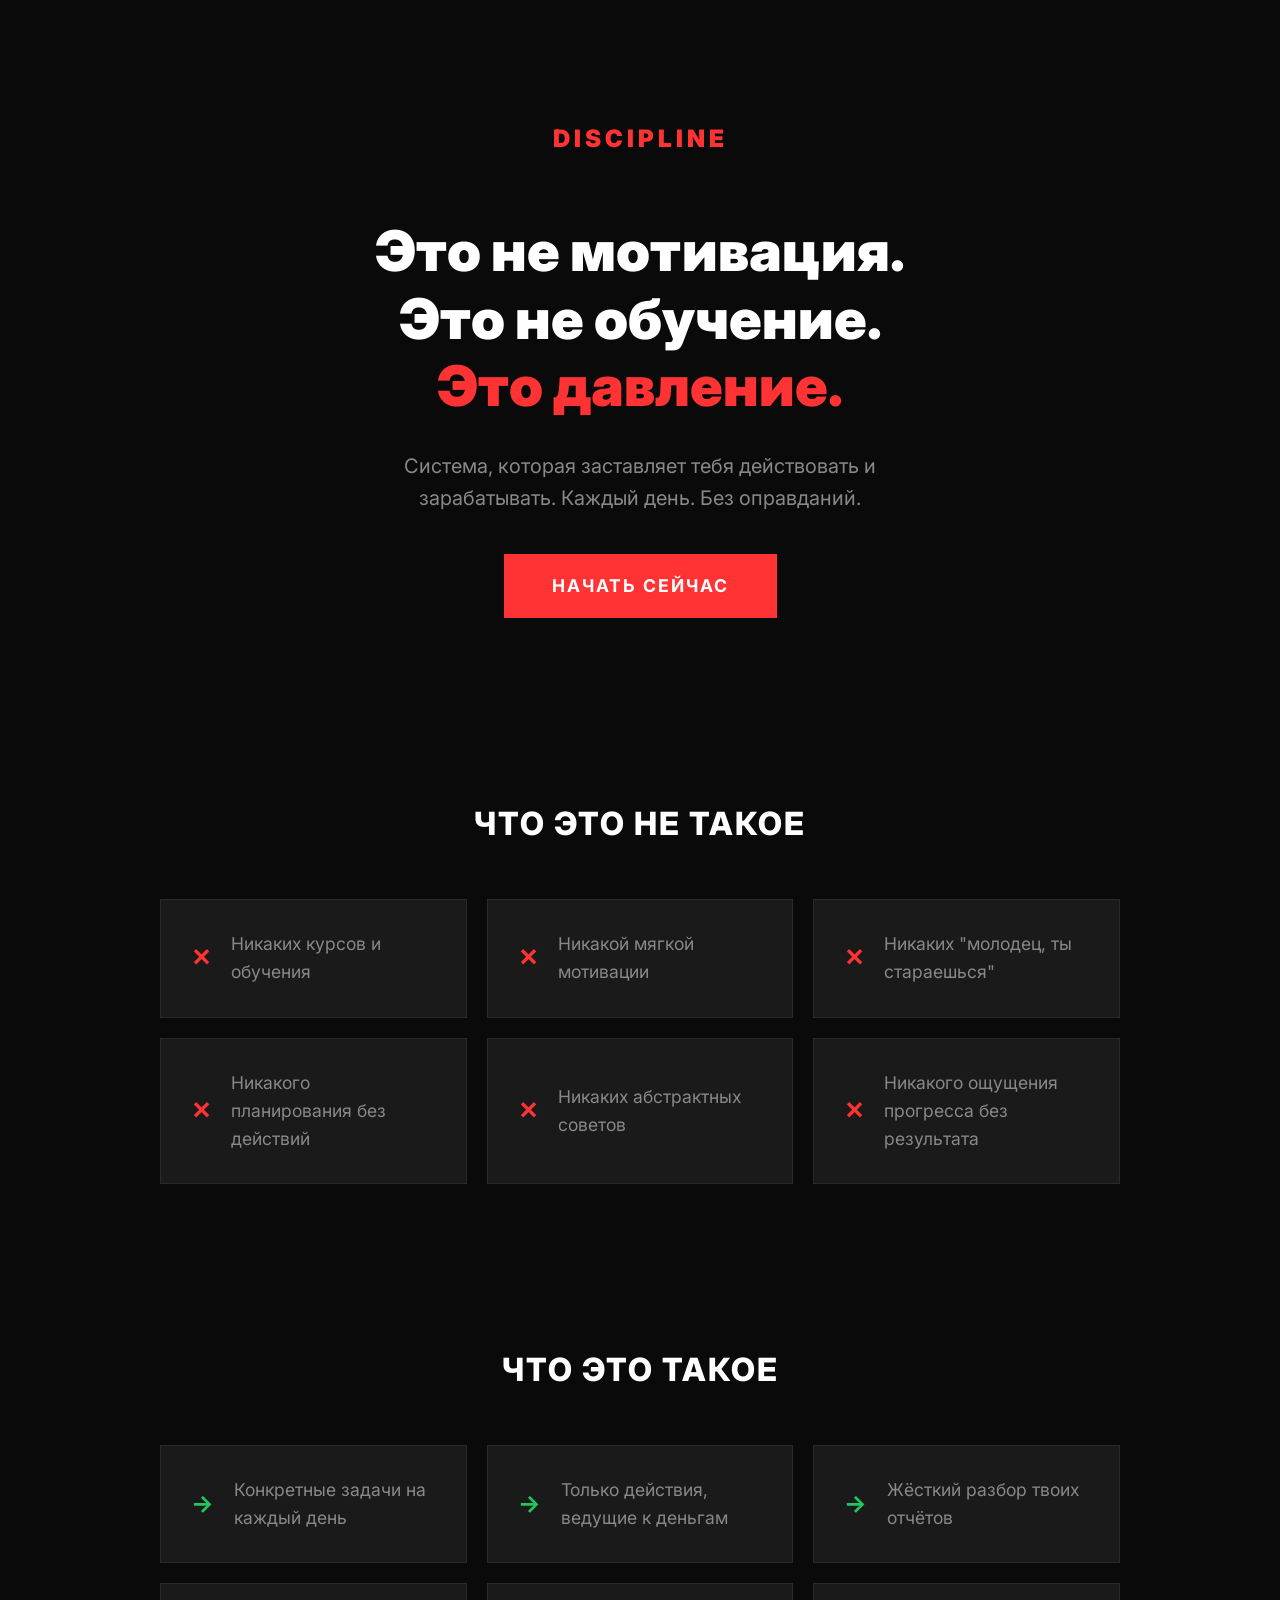
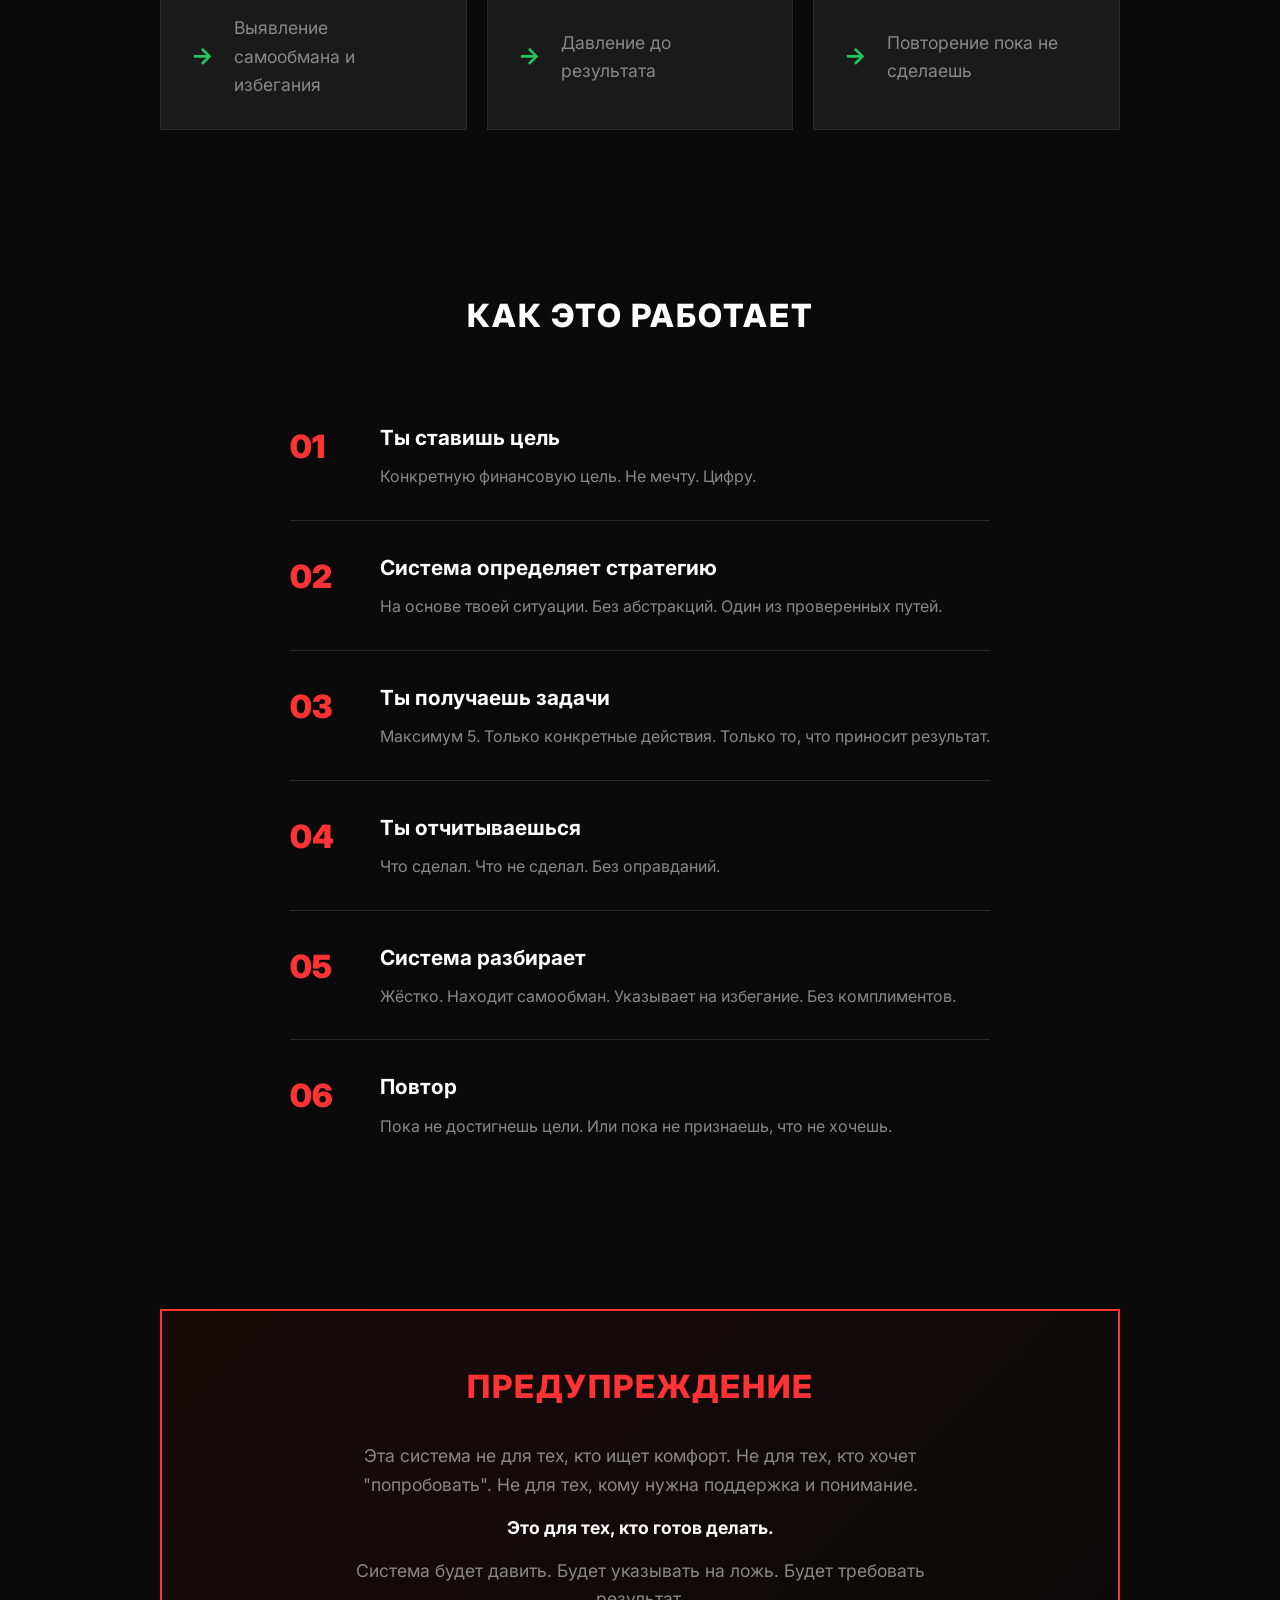
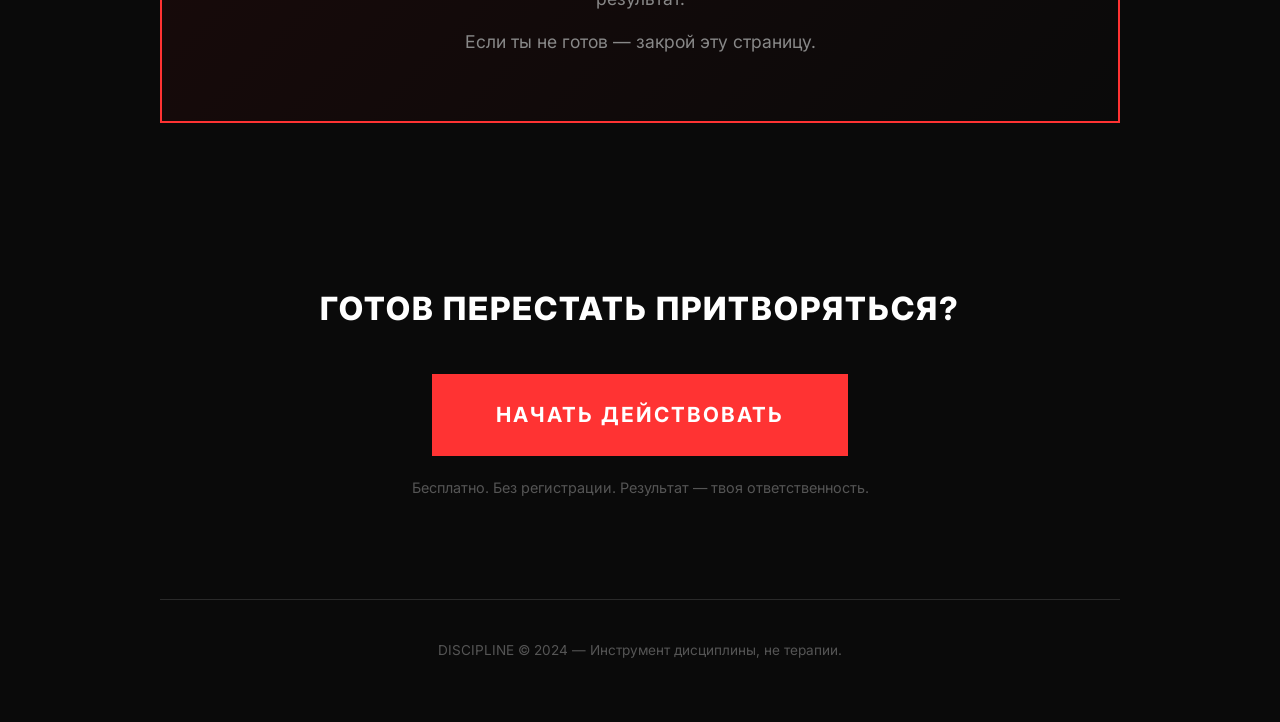
<file: discipline-system/index.html>
<!DOCTYPE html>
<html lang="ru">
<head>
    <meta charset="UTF-8">
    <meta name="viewport" content="width=device-width, initial-scale=1.0">
    <title>DISCIPLINE — Система достижения результата</title>
    <link rel="stylesheet" href="css/style.css">
    <link href="https://fonts.googleapis.com/css2?family=Inter:wght@400;500;600;700;800;900&display=swap" rel="stylesheet">
</head>
<body class="landing">
    <div class="landing-container">
        <!-- Hero Section -->
        <header class="hero">
            <div class="logo">DISCIPLINE</div>
            <h1>Это не мотивация.<br>Это не обучение.<br><span class="highlight">Это давление.</span></h1>
            <p class="hero-sub">Система, которая заставляет тебя действовать и зарабатывать. Каждый день. Без оправданий.</p>
            <a href="auth.html" class="cta-button">Начать сейчас</a>
        </header>

        <!-- Anti-features -->
        <section class="anti-section">
            <h2>Что это НЕ такое</h2>
            <div class="anti-grid">
                <div class="anti-card">
                    <span class="cross">✕</span>
                    <p>Никаких курсов и обучения</p>
                </div>
                <div class="anti-card">
                    <span class="cross">✕</span>
                    <p>Никакой мягкой мотивации</p>
                </div>
                <div class="anti-card">
                    <span class="cross">✕</span>
                    <p>Никаких "молодец, ты стараешься"</p>
                </div>
                <div class="anti-card">
                    <span class="cross">✕</span>
                    <p>Никакого планирования без действий</p>
                </div>
                <div class="anti-card">
                    <span class="cross">✕</span>
                    <p>Никаких абстрактных советов</p>
                </div>
                <div class="anti-card">
                    <span class="cross">✕</span>
                    <p>Никакого ощущения прогресса без результата</p>
                </div>
            </div>
        </section>

        <!-- What it is -->
        <section class="what-section">
            <h2>Что это такое</h2>
            <div class="what-grid">
                <div class="what-card">
                    <span class="check">→</span>
                    <p>Конкретные задачи на каждый день</p>
                </div>
                <div class="what-card">
                    <span class="check">→</span>
                    <p>Только действия, ведущие к деньгам</p>
                </div>
                <div class="what-card">
                    <span class="check">→</span>
                    <p>Жёсткий разбор твоих отчётов</p>
                </div>
                <div class="what-card">
                    <span class="check">→</span>
                    <p>Выявление самообмана и избегания</p>
                </div>
                <div class="what-card">
                    <span class="check">→</span>
                    <p>Давление до результата</p>
                </div>
                <div class="what-card">
                    <span class="check">→</span>
                    <p>Повторение пока не сделаешь</p>
                </div>
            </div>
        </section>

        <!-- How it works -->
        <section class="how-section">
            <h2>Как это работает</h2>
            <div class="steps">
                <div class="step">
                    <div class="step-number">01</div>
                    <div class="step-content">
                        <h3>Ты ставишь цель</h3>
                        <p>Конкретную финансовую цель. Не мечту. Цифру.</p>
                    </div>
                </div>
                <div class="step">
                    <div class="step-number">02</div>
                    <div class="step-content">
                        <h3>Система определяет стратегию</h3>
                        <p>На основе твоей ситуации. Без абстракций. Один из проверенных путей.</p>
                    </div>
                </div>
                <div class="step">
                    <div class="step-number">03</div>
                    <div class="step-content">
                        <h3>Ты получаешь задачи</h3>
                        <p>Максимум 5. Только конкретные действия. Только то, что приносит результат.</p>
                    </div>
                </div>
                <div class="step">
                    <div class="step-number">04</div>
                    <div class="step-content">
                        <h3>Ты отчитываешься</h3>
                        <p>Что сделал. Что не сделал. Без оправданий.</p>
                    </div>
                </div>
                <div class="step">
                    <div class="step-number">05</div>
                    <div class="step-content">
                        <h3>Система разбирает</h3>
                        <p>Жёстко. Находит самообман. Указывает на избегание. Без комплиментов.</p>
                    </div>
                </div>
                <div class="step">
                    <div class="step-number">06</div>
                    <div class="step-content">
                        <h3>Повтор</h3>
                        <p>Пока не достигнешь цели. Или пока не признаешь, что не хочешь.</p>
                    </div>
                </div>
            </div>
        </section>

        <!-- Warning -->
        <section class="warning-section">
            <div class="warning-box">
                <h2>Предупреждение</h2>
                <p>Эта система не для тех, кто ищет комфорт. Не для тех, кто хочет "попробовать". Не для тех, кому нужна поддержка и понимание.</p>
                <p><strong>Это для тех, кто готов делать.</strong></p>
                <p>Система будет давить. Будет указывать на ложь. Будет требовать результат.</p>
                <p>Если ты не готов — закрой эту страницу.</p>
            </div>
        </section>

        <!-- CTA -->
        <section class="final-cta">
            <h2>Готов перестать притворяться?</h2>
            <a href="auth.html" class="cta-button large">Начать действовать</a>
            <p class="cta-note">Бесплатно. Без регистрации. Результат — твоя ответственность.</p>
        </section>

        <footer>
            <p>DISCIPLINE © 2024 — Инструмент дисциплины, не терапии.</p>
        </footer>
    </div>
</body>
</html>
</file>
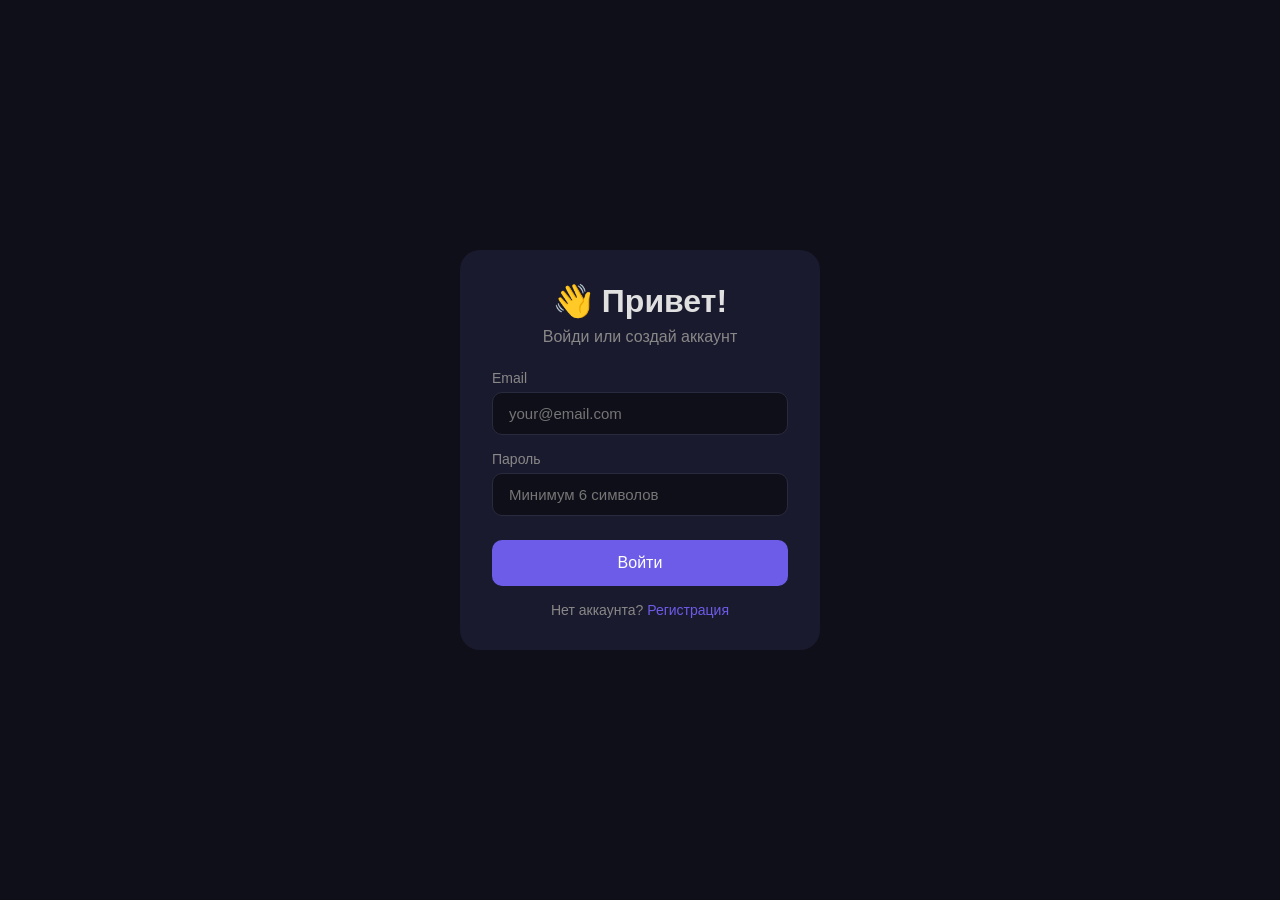
<file: static/index.html>
﻿<!DOCTYPE html>
<html lang="ru">
<head>
    <meta charset="UTF-8">
    <meta name="viewport" content="width=device-width, initial-scale=1.0">
    <title>Наставник</title>
    <style>
        *{box-sizing:border-box;margin:0;padding:0}
        body{font-family:-apple-system,BlinkMacSystemFont,'Segoe UI',Roboto,sans-serif;background:#0f0f1a;color:#e0e0e0;min-height:100vh}
        .app{max-width:500px;margin:0 auto;min-height:100vh}
        .screen{display:none}.screen.active{display:flex;flex-direction:column;min-height:100vh}
        .header{padding:16px 20px;background:#1a1a2e;border-bottom:1px solid #2a2a3e;display:flex;align-items:center;gap:12px}
        .back-btn{background:none;border:none;color:#888;font-size:20px;cursor:pointer;padding:8px;border-radius:8px}
        .back-btn:hover{background:#2a2a3e;color:#fff}
        .header-title{flex:1}.header-title h1{font-size:18px}.header-title .subtitle{font-size:13px;color:#888}
        .auth-container{flex:1;display:flex;align-items:center;justify-content:center;padding:20px}
        .auth-box{background:#1a1a2e;border-radius:20px;padding:32px;width:100%;max-width:360px}
        .auth-box h1{text-align:center;margin-bottom:8px}.auth-box .subtitle{text-align:center;color:#888;margin-bottom:24px}
        .form-group{margin-bottom:16px}.form-group label{display:block;margin-bottom:6px;color:#888;font-size:14px}
        .form-group input,.form-group select,.form-group textarea{width:100%;background:#0f0f1a;border:1px solid #2a2a3e;border-radius:10px;padding:12px 16px;color:#fff;font-size:15px;outline:none}
        .form-group input:focus{border-color:#6c5ce7}
        .auth-btn{width:100%;background:#6c5ce7;border:none;border-radius:10px;padding:14px;color:#fff;font-size:16px;cursor:pointer;margin-top:8px}
        .auth-btn:hover{background:#5b4bd4}
        .auth-switch{text-align:center;margin-top:16px;color:#888;font-size:14px}
        .auth-switch a{color:#6c5ce7;cursor:pointer}
        .tasks-container{padding:20px;flex:1;overflow-y:auto}
        .section-label{font-size:12px;color:#666;text-transform:uppercase;letter-spacing:1px;margin-bottom:12px}
        .stats-bar{background:#1a1a2e;border-radius:16px;padding:16px;margin-bottom:20px;display:flex;justify-content:space-around}
        .stat-item{text-align:center}.stat-item .value{font-size:24px;font-weight:bold;color:#6c5ce7}.stat-item .label{font-size:11px;color:#888}
        .task-card{background:#1a1a2e;border-radius:16px;padding:16px;margin-bottom:12px;cursor:pointer;transition:all .2s;border:1px solid transparent;position:relative}
        .task-card:hover{border-color:#6c5ce7;transform:translateY(-2px)}
        .task-card.not-today{opacity:.5}
        .task-header{display:flex;align-items:center;gap:12px;margin-bottom:12px}
        .task-icon{width:44px;height:44px;background:linear-gradient(135deg,#6c5ce7,#a29bfe);border-radius:12px;display:flex;align-items:center;justify-content:center;font-size:22px}
        .task-info{flex:1}.task-info h3{font-size:16px;margin-bottom:2px}.task-info .mentor-name{font-size:13px;color:#888}
        .task-actions{position:absolute;top:12px;right:12px;display:flex;gap:8px}
        .task-actions button{background:#2a2a3e;border:none;border-radius:6px;padding:6px 10px;color:#888;cursor:pointer;font-size:12px}
        .task-actions button:hover{background:#3a3a4e;color:#fff}
        .task-schedule{display:flex;gap:4px;margin-bottom:10px}
        .day-dot{width:28px;height:28px;border-radius:50%;background:#2a2a3e;display:flex;align-items:center;justify-content:center;font-size:11px;color:#666}
        .day-dot.active{background:#6c5ce7;color:#fff}.day-dot.today{border:2px solid #fff}
        .week-progress{display:flex;gap:4px;margin-bottom:10px}
        .week-dot{width:28px;height:28px;border-radius:8px;background:#2a2a3e;display:flex;align-items:center;justify-content:center;font-size:16px}
        .week-dot.done{background:#2d5a3f}
        .task-progress{display:flex;justify-content:space-between;align-items:center}
        .progress-stats{display:flex;gap:16px;font-size:13px}.stat{color:#888}.stat span{color:#6c5ce7;font-weight:600}
        .add-task-btn{background:#1a1a2e;border:2px dashed #3a3a4e;border-radius:16px;padding:20px;text-align:center;cursor:pointer;color:#666;transition:all .2s}
        .add-task-btn:hover{border-color:#6c5ce7;color:#6c5ce7}
        .chat-container{flex:1;display:flex;flex-direction:column;overflow:hidden}
        .mentor-info{padding:16px 20px;background:#1a1a2e;display:flex;align-items:center;gap:12px;border-bottom:1px solid #2a2a3e}
        .mentor-avatar{width:48px;height:48px;background:linear-gradient(135deg,#6c5ce7,#a29bfe);border-radius:50%;display:flex;align-items:center;justify-content:center;font-size:24px}
        .mentor-details{flex:1}.mentor-details h2{font-size:16px}.mentor-details .title{font-size:13px;color:#888}
        .complete-btn{background:#2d5a3f;border:none;border-radius:8px;padding:8px 16px;color:#4caf50;cursor:pointer;font-size:13px}
        .complete-btn:hover{background:#3d6a4f}
        .messages{flex:1;padding:20px;overflow-y:auto}
        .message{margin-bottom:16px;animation:fadeIn .3s ease}
        @keyframes fadeIn{from{opacity:0;transform:translateY(10px)}to{opacity:1;transform:translateY(0)}}
        .message.assistant{display:flex;gap:10px}
        .message.assistant .avatar{width:32px;height:32px;background:linear-gradient(135deg,#6c5ce7,#a29bfe);border-radius:50%;display:flex;align-items:center;justify-content:center;font-size:16px;flex-shrink:0}
        .message.assistant .bubble{background:#1a1a2e;padding:12px 16px;border-radius:4px 16px 16px 16px;max-width:85%;line-height:1.6;white-space:pre-wrap}
        .message.user{display:flex;justify-content:flex-end}
        .message.user .bubble{background:#6c5ce7;padding:12px 16px;border-radius:16px 4px 16px 16px;max-width:85%;line-height:1.6}
        .typing-indicator{display:flex;gap:4px;padding:12px 16px}
        .typing-indicator span{width:8px;height:8px;background:#666;border-radius:50%;animation:typing 1.4s infinite}
        .typing-indicator span:nth-child(2){animation-delay:.2s}.typing-indicator span:nth-child(3){animation-delay:.4s}
        @keyframes typing{0%,60%,100%{transform:translateY(0)}30%{transform:translateY(-4px)}}
        .input-area{padding:16px 20px;background:#1a1a2e;border-top:1px solid #2a2a3e}
        .input-wrapper{display:flex;gap:10px;align-items:flex-end}
        .input-field{flex:1;background:#0f0f1a;border:1px solid #2a2a3e;border-radius:20px;padding:12px 18px;color:#fff;font-size:15px;outline:none;resize:none;max-height:120px;line-height:1.4}
        .input-field:focus{border-color:#6c5ce7}
        .send-btn{background:#6c5ce7;border:none;border-radius:50%;width:44px;height:44px;cursor:pointer;display:flex;align-items:center;justify-content:center;flex-shrink:0}
        .send-btn:hover{background:#5b4bd4}.send-btn:disabled{background:#3a3a4e;cursor:not-allowed}
        .send-btn svg{fill:#fff;width:20px;height:20px}
        .modal-overlay{position:fixed;top:0;left:0;right:0;bottom:0;background:rgba(0,0,0,.8);display:none;align-items:center;justify-content:center;z-index:100}
        .modal-overlay.active{display:flex}
        .modal{background:#1a1a2e;border-radius:20px;padding:24px;width:90%;max-width:400px;max-height:90vh;overflow-y:auto}
        .modal h2{margin-bottom:20px}
        .schedule-picker{display:flex;gap:8px;flex-wrap:wrap}
        .schedule-picker label{display:flex;align-items:center;gap:6px;background:#0f0f1a;padding:8px 12px;border-radius:8px;cursor:pointer;font-size:14px}
        .schedule-picker input[type="checkbox"]{display:none}
        .schedule-picker input:checked+span{color:#6c5ce7;font-weight:bold}
        .modal-buttons{display:flex;gap:10px;margin-top:20px}
        .modal-buttons button{flex:1;padding:12px;border-radius:10px;border:none;cursor:pointer;font-size:15px}
        .btn-cancel{background:#2a2a3e;color:#888}.btn-primary{background:#6c5ce7;color:#fff}
        .btn-danger{background:#5a2d2d;color:#f44}
        .user-info{display:flex;align-items:center;gap:10px;padding:10px 20px;background:#1a1a2e;border-bottom:1px solid #2a2a3e}
        .user-info .name{flex:1;font-size:14px}.user-info .logout{color:#888;cursor:pointer;font-size:13px}
    </style>
</head>
<body>
<div class="app" id="app"></div>
<script>
const DAYS=['Пн','Вт','Ср','Чт','Пт','Сб','Вс'];
let user=JSON.parse(localStorage.getItem('user'));
let tasks=[];
let currentTaskId=null;
let currentMentor=null;

function render(){
    if(!user){renderAuth();return}
    renderTasks();
}

function renderAuth(){
    document.getElementById('app').innerHTML=`
    <div class="screen active">
        <div class="auth-container">
            <div class="auth-box">
                <h1>👋 Привет!</h1>
                <p class="subtitle">Войди или создай аккаунт</p>
                <div id="authForm">
                    <div class="form-group"><label>Email</label><input type="email" id="email" placeholder="your@email.com"></div>
                    <div class="form-group"><label>Пароль</label><input type="password" id="password" placeholder="Минимум 6 символов"></div>
                    <div class="form-group" id="nameGroup" style="display:none"><label>Имя</label><input type="text" id="name" placeholder="Как тебя зовут?"></div>
                    <button class="auth-btn" onclick="doAuth()">Войти</button>
                    <div class="auth-switch">Нет аккаунта? <a onclick="toggleAuth()">Регистрация</a></div>
                </div>
            </div>
        </div>
    </div>`;
}

let isRegister=false;
function toggleAuth(){
    isRegister=!isRegister;
    document.getElementById('nameGroup').style.display=isRegister?'block':'none';
    document.querySelector('.auth-btn').textContent=isRegister?'Создать аккаунт':'Войти';
    document.querySelector('.auth-switch').innerHTML=isRegister?'Есть аккаунт? <a onclick="toggleAuth()">Войти</a>':'Нет аккаунта? <a onclick="toggleAuth()">Регистрация</a>';
}

async function doAuth(){
    const email=document.getElementById('email').value;
    const password=document.getElementById('password').value;
    const name=document.getElementById('name')?.value||'';
    const url=isRegister?'/api/register':'/api/login';
    const body=isRegister?{email,password,name}:{email,password};
    try{
        const res=await fetch(url,{method:'POST',headers:{'Content-Type':'application/json'},body:JSON.stringify(body)});
        const data=await res.json();
        if(data.user_id){user={id:data.user_id,name:data.name};localStorage.setItem('user',JSON.stringify(user));render()}
        else{alert(data.detail||'Ошибка')}
    }catch(e){alert('Ошибка подключения')}
}

function logout(){localStorage.removeItem('user');user=null;render()}

async function loadTasks(){
    try{const res=await fetch('/api/tasks?user_id='+user.id);tasks=await res.json()}catch(e){tasks=[]}
}

async function renderTasks(){
    await loadTasks();
    const today=new Date().getDay();
    const todayIdx=today===0?6:today-1;
    const todayTasks=tasks.filter(t=>t.is_scheduled_today);
    const otherTasks=tasks.filter(t=>!t.is_scheduled_today);
    const totalSessions=tasks.reduce((a,t)=>a+t.progress.completed,0);
    const bestStreak=Math.max(...tasks.map(t=>t.progress.best_streak),0);

    document.getElementById('app').innerHTML=`
    <div class="screen active">
        <div class="header"><div class="header-title"><h1>Мои занятия</h1><div class="subtitle">Привет, ${user.name}!</div></div></div>
        <div class="user-info"><span class="name">👤 ${user.name}</span><span class="logout" onclick="logout()">Выйти</span></div>
        <div class="tasks-container">
            <div class="stats-bar">
                <div class="stat-item"><div class="value">${tasks.length}</div><div class="label">Целей</div></div>
                <div class="stat-item"><div class="value">${totalSessions}</div><div class="label">Занятий</div></div>
                <div class="stat-item"><div class="value">${bestStreak}</div><div class="label">Лучшая серия</div></div>
            </div>
            <div class="section-label">Сегодня</div>
            <div id="todayTasks">${todayTasks.length?'':'<div style="color:#666;padding:20px;text-align:center">Нет занятий на сегодня</div>'}</div>
            <div class="section-label" style="margin-top:24px">Другие дни</div>
            <div id="otherTasks">${otherTasks.length?'':'<div style="color:#666;padding:20px;text-align:center">-</div>'}</div>
            <div class="add-task-btn" onclick="showAddModal()">+ Добавить новую цель</div>
        </div>
    </div>
    <div class="modal-overlay" id="addModal"><div class="modal">
        <h2>Новая цель</h2>
        <div class="form-group"><label>Название</label><input type="text" id="taskTitle" placeholder="Английский язык"></div>
        <div class="form-group"><label>Тип наставника</label>
            <select id="taskCategory">
                <option value="language">🇬🇧 Язык — Репетитор</option>
                <option value="career">💼 Карьера — HR-консультант</option>
                <option value="fitness">💪 Спорт — Тренер</option>
                <option value="learning">📚 Обучение — Наставник</option>
                <option value="psychology">🧠 Психология — Психолог</option>
                <option value="universal">🎯 Другое — Универсальный помощник</option>
            </select>
        </div>
        <div class="form-group"><label>Описание</label><textarea id="taskDesc" rows="2" placeholder="Хочу выучить разговорный английский"></textarea></div>
        <div class="form-group"><label>Расписание</label>
            <div class="schedule-picker">${DAYS.map((d,i)=>`<label><input type="checkbox" value="${i}" ${i<5?'checked':''}><span>${d}</span></label>`).join('')}</div>
        </div>
        <div class="modal-buttons"><button class="btn-cancel" onclick="hideModal('addModal')">Отмена</button><button class="btn-primary" onclick="createTask()">Создать</button></div>
    </div></div>
    <div class="modal-overlay" id="editModal"><div class="modal">
        <h2>Настройки</h2>
        <div class="form-group"><label>Расписание</label>
            <div class="schedule-picker" id="editSchedule">${DAYS.map((d,i)=>`<label><input type="checkbox" value="${i}"><span>${d}</span></label>`).join('')}</div>
        </div>
        <div class="modal-buttons"><button class="btn-cancel" onclick="hideModal('editModal')">Отмена</button><button class="btn-danger" onclick="deleteTask()">Удалить</button><button class="btn-primary" onclick="saveSchedule()">Сохранить</button></div>
    </div></div>`;
    
    todayTasks.forEach(t=>document.getElementById('todayTasks').appendChild(createCard(t,todayIdx)));
    otherTasks.forEach(t=>document.getElementById('otherTasks').appendChild(createCard(t,todayIdx)));
}

function createCard(task,todayIdx){
    const card=document.createElement('div');
    card.className='task-card'+(task.is_scheduled_today?'':' not-today');
    const scheduleHtml=DAYS.map((d,i)=>`<div class="day-dot ${task.schedule_days.includes(i)?'active':''} ${i===todayIdx?'today':''}">${d}</div>`).join('');
    const weekHtml=(task.week_history||[]).map(w=>`<div class="week-dot ${w.completed?'done':''}">${w.completed?'✓':''}</div>`).join('');
    card.innerHTML=`
        <div class="task-actions"><button onclick="event.stopPropagation();showEditModal(${task.id})">⚙️</button></div>
        <div class="task-header" onclick="openChat(${task.id})">
            <div class="task-icon">${task.mentor.avatar}</div>
            <div class="task-info"><h3>${task.title}</h3><div class="mentor-name">${task.mentor.name} • ${task.mentor.title}</div></div>
        </div>
        <div class="task-schedule">${scheduleHtml}</div>
        <div class="week-progress">${weekHtml}</div>
        <div class="task-progress" onclick="openChat(${task.id})">
            <div class="progress-stats">
                <div class="stat">Занятий: <span>${task.progress.completed}</span></div>
                <div class="stat">Серия: <span>${task.progress.streak} дн.</span></div>
                <div class="stat">Рекорд: <span>${task.progress.best_streak}</span></div>
            </div>
        </div>`;
    return card;
}

function showAddModal(){document.getElementById('addModal').classList.add('active')}
function hideModal(id){document.getElementById(id).classList.remove('active')}

let editingTaskId=null;
function showEditModal(id){
    editingTaskId=id;
    const task=tasks.find(t=>t.id===id);
    document.querySelectorAll('#editSchedule input').forEach(cb=>{cb.checked=task.schedule_days.includes(parseInt(cb.value))});
    document.getElementById('editModal').classList.add('active');
}

async function saveSchedule(){
    const days=[];document.querySelectorAll('#editSchedule input:checked').forEach(cb=>days.push(parseInt(cb.value)));
    await fetch('/api/tasks/'+editingTaskId,{method:'PUT',headers:{'Content-Type':'application/json'},body:JSON.stringify({schedule_days:days})});
    hideModal('editModal');renderTasks();
}

async function deleteTask(){
    if(!confirm('Удалить эту цель?'))return;
    await fetch('/api/tasks/'+editingTaskId,{method:'DELETE'});
    hideModal('editModal');renderTasks();
}

async function createTask(){
    const title=document.getElementById('taskTitle').value.trim();
    if(!title){alert('Введите название');return}
    const category=document.getElementById('taskCategory').value;
    const description=document.getElementById('taskDesc').value;
    const days=[];document.querySelectorAll('.schedule-picker input:checked').forEach(cb=>days.push(parseInt(cb.value)));
    await fetch('/api/tasks',{method:'POST',headers:{'Content-Type':'application/json'},body:JSON.stringify({user_id:user.id,title,category,description,schedule_days:days})});
    hideModal('addModal');document.getElementById('taskTitle').value='';document.getElementById('taskDesc').value='';renderTasks();
}

async function openChat(id){
    currentTaskId=id;
    const task=tasks.find(t=>t.id===id);
    currentMentor=task.mentor;
    document.getElementById('app').innerHTML=`
    <div class="screen active">
        <div class="header"><button class="back-btn" onclick="renderTasks()">←</button><div class="header-title"><h1>${task.title}</h1><div class="subtitle">${task.mentor.name}</div></div></div>
        <div class="chat-container">
            <div class="mentor-info">
                <div class="mentor-avatar">${task.mentor.avatar}</div>
                <div class="mentor-details"><h2>${task.mentor.name}</h2><div class="title">${task.mentor.title}</div></div>
                <button class="complete-btn" onclick="completeSession()">✓ Завершить</button>
            </div>
            <div class="messages" id="messages"></div>
            <div class="input-area"><div class="input-wrapper">
                <textarea class="input-field" id="msgInput" placeholder="Напишите..." rows="1" onkeydown="if(event.key==='Enter'&&!event.shiftKey){event.preventDefault();sendMsg()}"></textarea>
                <button class="send-btn" id="sendBtn" onclick="sendMsg()"><svg viewBox="0 0 24 24"><path d="M2.01 21L23 12 2.01 3 2 10l15 2-15 2z"/></svg></button>
            </div></div>
        </div>
    </div>`;
    await loadHistory();
    if(!document.getElementById('messages').children.length)sendMsg('Привет!');
}

async function loadHistory(){
    const res=await fetch('/api/tasks/'+currentTaskId+'/chat');
    const msgs=await res.json();
    msgs.forEach(m=>addMsg(m.role,m.content));
    document.getElementById('messages').scrollTop=99999;
}

function addMsg(role,text){
    const div=document.createElement('div');
    div.className='message '+role;
    const html=text.replace(/\*\*(.*?)\*\*/g,'<strong>$1</strong>').replace(/\n/g,'<br>');
    div.innerHTML=role==='assistant'?`<div class="avatar">${currentMentor.avatar}</div><div class="bubble">${html}</div>`:`<div class="bubble">${html}</div>`;
    document.getElementById('messages').appendChild(div);
    document.getElementById('messages').scrollTop=99999;
}

function showTyping(){
    const div=document.createElement('div');div.className='message assistant';div.id='typing';
    div.innerHTML=`<div class="avatar">${currentMentor.avatar}</div><div class="bubble"><div class="typing-indicator"><span></span><span></span><span></span></div></div>`;
    document.getElementById('messages').appendChild(div);
}

async function sendMsg(auto=null){
    const input=document.getElementById('msgInput');
    const text=auto||input.value.trim();
    if(!text)return;
    if(!auto){input.value='';addMsg('user',text)}
    showTyping();document.getElementById('sendBtn').disabled=true;
    const res=await fetch('/api/tasks/'+currentTaskId+'/chat',{method:'POST',headers:{'Content-Type':'application/json'},body:JSON.stringify({message:text,user_name:user.name})});
    const data=await res.json();
    document.getElementById('typing')?.remove();
    if(data.response)addMsg('assistant',data.response);
    document.getElementById('sendBtn').disabled=false;
}

async function completeSession(){
    const res=await fetch('/api/tasks/'+currentTaskId+'/complete-session',{method:'POST',headers:{'Content-Type':'application/json'},body:JSON.stringify({minutes:15})});
    const data=await res.json();
    if(data.success)alert('Занятие завершено! Серия: '+data.progress.streak+' дней');
    else if(data.already)alert('Сегодня уже отмечено!');
}

render();
</script>
</body>
</html>
</file>
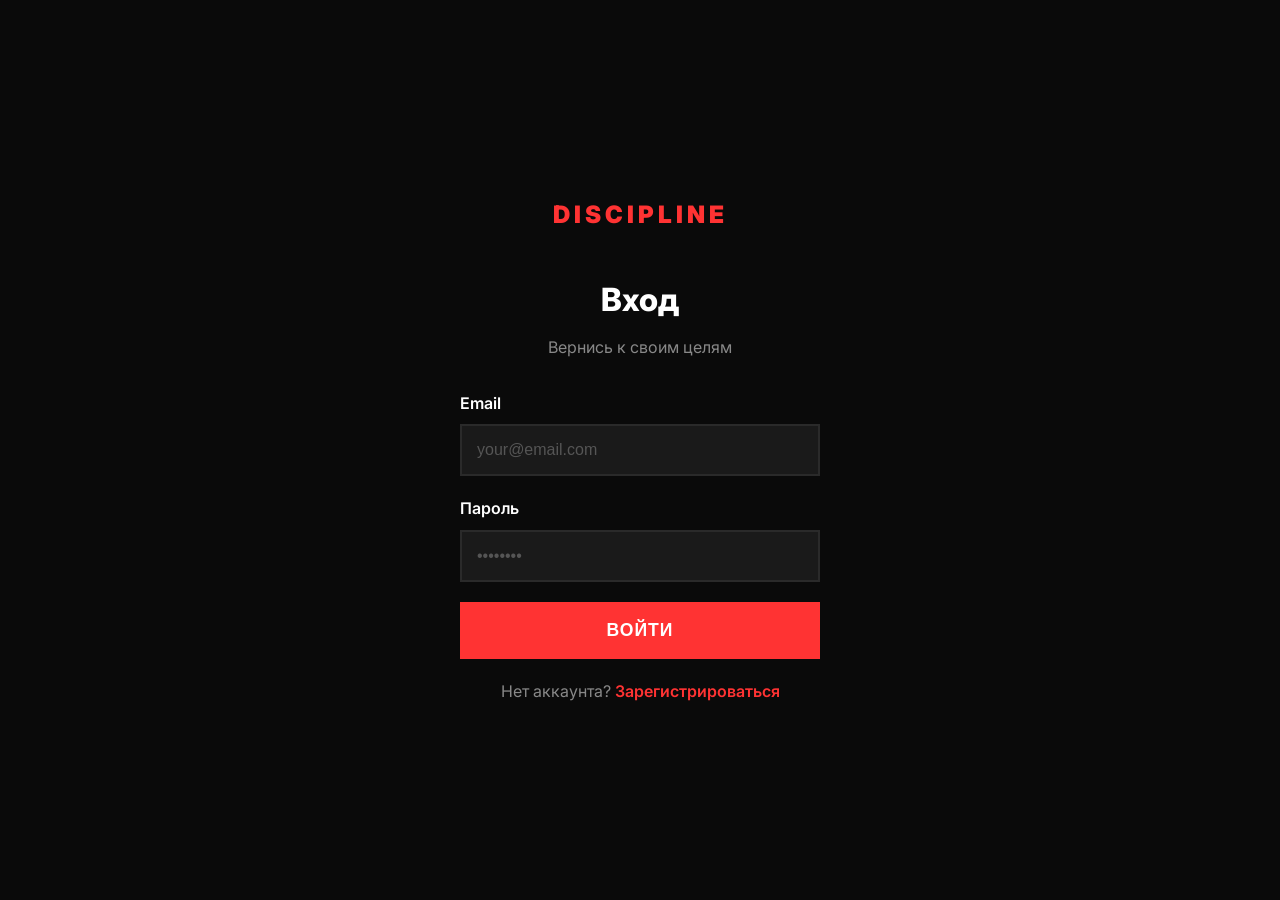
<file: discipline-system/app.html>
<!DOCTYPE html>
<html lang="ru">
<head>
    <meta charset="UTF-8">
    <meta name="viewport" content="width=device-width, initial-scale=1.0">
    <title>DISCIPLINE — Система</title>
    <link rel="stylesheet" href="css/style.css">
    <link href="https://fonts.googleapis.com/css2?family=Inter:wght@400;500;600;700;800;900&display=swap" rel="stylesheet">
</head>
<body class="app">
    <div class="app-container">
        <!-- Header -->
        <header class="app-header">
            <a href="index.html" class="logo-small">DISCIPLINE</a>
            <nav class="app-nav">
                <a href="app.html" class="nav-link active">Цели</a>
                <a href="profile.html" class="nav-link">Профиль</a>
                <button id="logout-btn" class="nav-link logout">Выйти</button>
            </nav>
        </header>

        <!-- Main Content -->
        <main class="app-main">
            
            <!-- Stage 0: Goals List -->
            <section id="stage-goals-list" class="stage">
                <div class="stage-content">
                    <div class="goals-header">
                        <h1>Мои цели</h1>
                        <button id="add-goal-btn" class="add-goal-btn">+ Добавить цель</button>
                    </div>
                    
                    <div id="my-goals-list" class="my-goals-list">
                        <!-- Goals will be inserted here -->
                    </div>
                </div>
            </section>

            <!-- Stage 1: Goal Input -->
            <section id="stage-goal" class="stage active">
                <div class="stage-content">
                    <h1>Какая твоя цель?</h1>
                    <p class="stage-desc">Опиши своими словами. Финансовая, карьерная, навык — любая.</p>
                    
                    <div class="goal-examples">
                        <p class="examples-title">Примеры:</p>
                        <div class="example-chips">
                            <span class="example-chip" data-text="Хочу зарабатывать 200 000 рублей в месяц">💰 Зарабатывать 200к</span>
                            <span class="example-chip" data-text="Найти работу программистом с зарплатой 150 000">💼 Найти работу</span>
                            <span class="example-chip" data-text="Выучить английский до уровня B2">🎯 Выучить английский</span>
                            <span class="example-chip" data-text="Научиться программировать на Python">🎯 Научиться программировать</span>
                            <span class="example-chip" data-text="Запустить свой интернет-магазин">🚀 Запустить проект</span>
                        </div>
                    </div>
                    
                    <div class="goal-text-input">
                        <textarea id="goal-text" placeholder="Например: Хочу найти работу с зарплатой 200 000 рублей..."></textarea>
                    </div>
                    
                    <div id="goal-detected" class="goal-detected hidden">
                        <span class="detected-label">Определено:</span>
                        <span id="detected-type" class="detected-type">💰 Финансовая цель</span>
                        <span id="detected-amount" class="detected-amount"></span>
                    </div>
                    
                    <button id="submit-goal" class="primary-btn">Зафиксировать цель</button>
                    <button id="back-to-goals" class="secondary-btn hidden">Назад к целям</button>
                </div>
            </section>

            <!-- Stage 2: Questions -->
            <section id="stage-questions" class="stage">
                <div class="stage-content">
                    <div class="goal-fixed">
                        <span>Цель:</span>
                        <strong id="display-goal">200 000 ₽/мес</strong>
                    </div>
                    
                    <h2 id="current-question">Загрузка вопроса...</h2>
                    
                    <div id="question-options" class="options-grid">
                        <!-- Options will be inserted here -->
                    </div>
                    
                    <div id="question-input-container" class="input-container hidden">
                        <input type="text" id="question-input" placeholder="Введите ответ">
                        <button id="submit-answer-input" class="primary-btn">Далее</button>
                    </div>
                </div>
            </section>

            <!-- Stage 3: Strategy -->
            <section id="stage-strategy" class="stage">
                <div class="stage-content">
                    <div class="goal-fixed">
                        <span>Цель:</span>
                        <strong id="display-goal-2">200 000 ₽/мес</strong>
                    </div>
                    
                    <h2>Твоя стратегия определена</h2>
                    
                    <div id="strategy-card" class="strategy-card">
                        <div class="strategy-name" id="strategy-name">Фриланс</div>
                        <div class="strategy-desc" id="strategy-desc">Описание стратегии</div>
                        <div class="strategy-path" id="strategy-path">Путь к цели</div>
                    </div>
                    
                    <div class="strategy-warning">
                        <p>Это не рекомендация. Это направление. Следуй ему или признай, что не хочешь достичь цели.</p>
                    </div>
                    
                    <button id="accept-strategy" class="primary-btn">Принять и получить задачи</button>
                </div>
            </section>

            <!-- Stage 4: Daily Tasks -->
            <section id="stage-tasks" class="stage">
                <div class="stage-content">
                    <div class="goal-fixed">
                        <span>Цель:</span>
                        <strong id="display-goal-3">200 000 ₽/мес</strong>
                        <span class="day-counter">День <span id="current-day">1</span></span>
                    </div>
                    
                    <h2>Задачи на сегодня</h2>
                    <p class="tasks-instruction">Только конкретные действия. Выполни все. Без оправданий.</p>
                    
                    <div id="tasks-list" class="tasks-list">
                        <!-- Tasks will be inserted here -->
                    </div>
                    
                    <button id="go-to-report" class="primary-btn">Заполнить отчёт</button>
                </div>
            </section>

            <!-- Stage 5: Report -->
            <section id="stage-report" class="stage">
                <div class="stage-content">
                    <div class="goal-fixed">
                        <span>Цель:</span>
                        <strong id="display-goal-4">200 000 ₽/мес</strong>
                        <span class="day-counter">День <span id="current-day-2">1</span></span>
                    </div>
                    
                    <h2>Отчёт за день</h2>
                    <p class="report-instruction">Отметь выполненные задачи. Опиши результат. Не ври себе.</p>
                    
                    <div id="report-tasks" class="report-tasks">
                        <!-- Report checkboxes will be inserted here -->
                    </div>
                    
                    <div class="report-details">
                        <label for="report-text">Что конкретно ты сделал? Результаты:</label>
                        <textarea id="report-text" placeholder="Написал 10 сообщений, получил 2 ответа, 0 заказов..."></textarea>
                    </div>
                    
                    <div class="report-details">
                        <label for="report-obstacles">Что помешало выполнить остальное?</label>
                        <textarea id="report-obstacles" placeholder="Будь честен. Не оправдания, а факты."></textarea>
                    </div>
                    
                    <button id="submit-report" class="primary-btn">Отправить на анализ</button>
                </div>
            </section>

            <!-- Stage 6: Analysis -->
            <section id="stage-analysis" class="stage">
                <div class="stage-content">
                    <div class="goal-fixed">
                        <span>Цель:</span>
                        <strong id="display-goal-5">200 000 ₽/мес</strong>
                        <span class="day-counter">День <span id="current-day-3">1</span></span>
                    </div>
                    
                    <h2>Анализ</h2>
                    
                    <div id="analysis-content" class="analysis-content">
                        <!-- Analysis will be inserted here -->
                    </div>
                    
                    <div id="analysis-questions" class="analysis-questions hidden">
                        <h3>Ответь честно:</h3>
                        <div id="hard-questions"></div>
                    </div>
                    
                    <button id="next-day" class="primary-btn">Следующий день</button>
                </div>
            </section>

        </main>
    </div>

    <script src="js/auth.js"></script>
    <script src="js/goals.js"></script>
    <script src="js/knowledge-base.js"></script>
    <script src="js/smart-tasks.js"></script>
    <script src="js/quiz-system.js"></script>
    <script src="js/strategies.js"></script>
    <script src="js/analyzer.js"></script>
    <script src="js/app.js"></script>
</body>
</html>
</file>
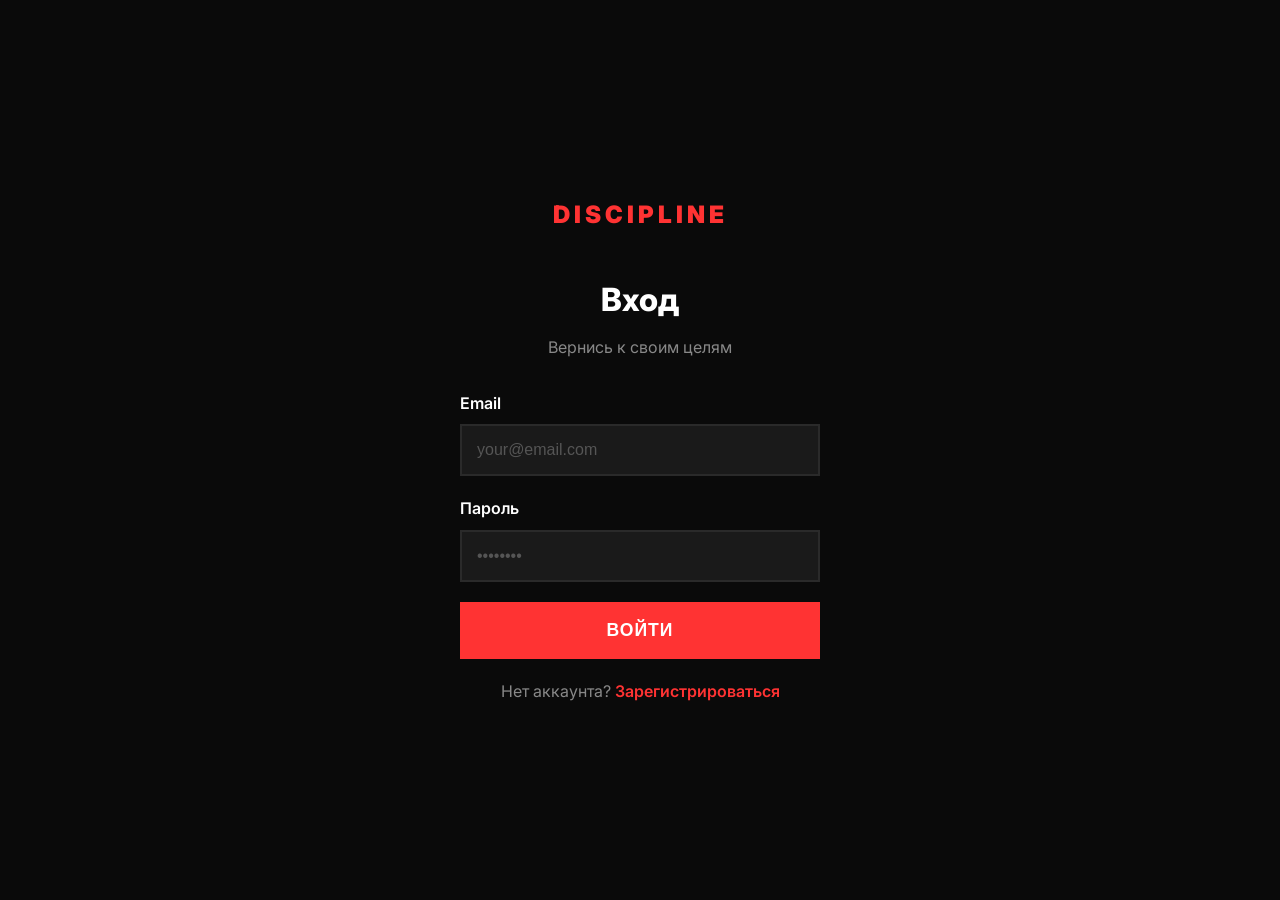
<file: discipline-system/auth.html>
<!DOCTYPE html>
<html lang="ru">
<head>
    <meta charset="UTF-8">
    <meta name="viewport" content="width=device-width, initial-scale=1.0">
    <title>DISCIPLINE — Вход</title>
    <link rel="stylesheet" href="css/style.css">
    <link href="https://fonts.googleapis.com/css2?family=Inter:wght@400;500;600;700;800;900&display=swap" rel="stylesheet">
</head>
<body class="auth-page">
    <div class="auth-container">
        <a href="index.html" class="logo">DISCIPLINE</a>
        
        <!-- Форма входа -->
        <div id="login-form" class="auth-form active">
            <h1>Вход</h1>
            <p class="auth-desc">Вернись к своим целям</p>
            
            <div class="form-group">
                <label for="login-email">Email</label>
                <input type="email" id="login-email" placeholder="your@email.com">
            </div>
            
            <div class="form-group">
                <label for="login-password">Пароль</label>
                <input type="password" id="login-password" placeholder="••••••••">
            </div>
            
            <button id="login-btn" class="primary-btn">Войти</button>
            
            <p class="auth-switch">
                Нет аккаунта? <a href="#" id="show-register">Зарегистрироваться</a>
            </p>
        </div>
        
        <!-- Форма регистрации -->
        <div id="register-form" class="auth-form">
            <h1>Регистрация</h1>
            <p class="auth-desc">Начни путь к результату</p>
            
            <div class="form-group">
                <label for="register-name">Имя</label>
                <input type="text" id="register-name" placeholder="Как тебя называть?">
            </div>
            
            <div class="form-group">
                <label for="register-email">Email</label>
                <input type="email" id="register-email" placeholder="your@email.com" autocomplete="email">
                <div id="register-email-error" class="form-error" style="display: none;"></div>
            </div>
            
            <div class="form-group">
                <label for="register-password">Пароль</label>
                <input type="password" id="register-password" placeholder="Создай надёжный пароль" autocomplete="new-password">
                <div id="register-password-error" class="form-error" style="display: none;"></div>
                
                <!-- Правила пароля -->
                <div id="password-rules" class="password-rules">
                    <div class="password-strength">
                        <div class="strength-track">
                            <div id="password-strength-bar" class="strength-bar"></div>
                        </div>
                        <span id="password-strength-text" class="strength-text"></span>
                    </div>
                    <ul class="rules-list">
                        <li id="rule-length" class="rule-item">
                            <span class="rule-icon">•</span>
                            Минимум 8 символов
                        </li>
                        <li id="rule-uppercase" class="rule-item">
                            <span class="rule-icon">•</span>
                            Заглавная буква (A-Z, А-Я)
                        </li>
                        <li id="rule-lowercase" class="rule-item">
                            <span class="rule-icon">•</span>
                            Строчная буква (a-z, а-я)
                        </li>
                        <li id="rule-number" class="rule-item">
                            <span class="rule-icon">•</span>
                            Цифра (0-9)
                        </li>
                        <li id="rule-special" class="rule-item">
                            <span class="rule-icon">•</span>
                            Спецсимвол (!@#$%^&*...)
                        </li>
                    </ul>
                </div>
            </div>
            
            <div class="form-group">
                <label for="register-password-confirm">Подтверди пароль</label>
                <input type="password" id="register-password-confirm" placeholder="Ещё раз" autocomplete="new-password">
                <div id="register-password-confirm-error" class="form-error" style="display: none;"></div>
            </div>
            
            <div id="register-error" class="form-error" style="display: none;"></div>
            
            <button id="register-btn" class="primary-btn">Создать аккаунт</button>
            
            <p class="auth-switch">
                Уже есть аккаунт? <a href="#" id="show-login">Войти</a>
            </p>
        </div>
    </div>
    
    <script src="js/auth.js"></script>
</body>
</html>
</file>
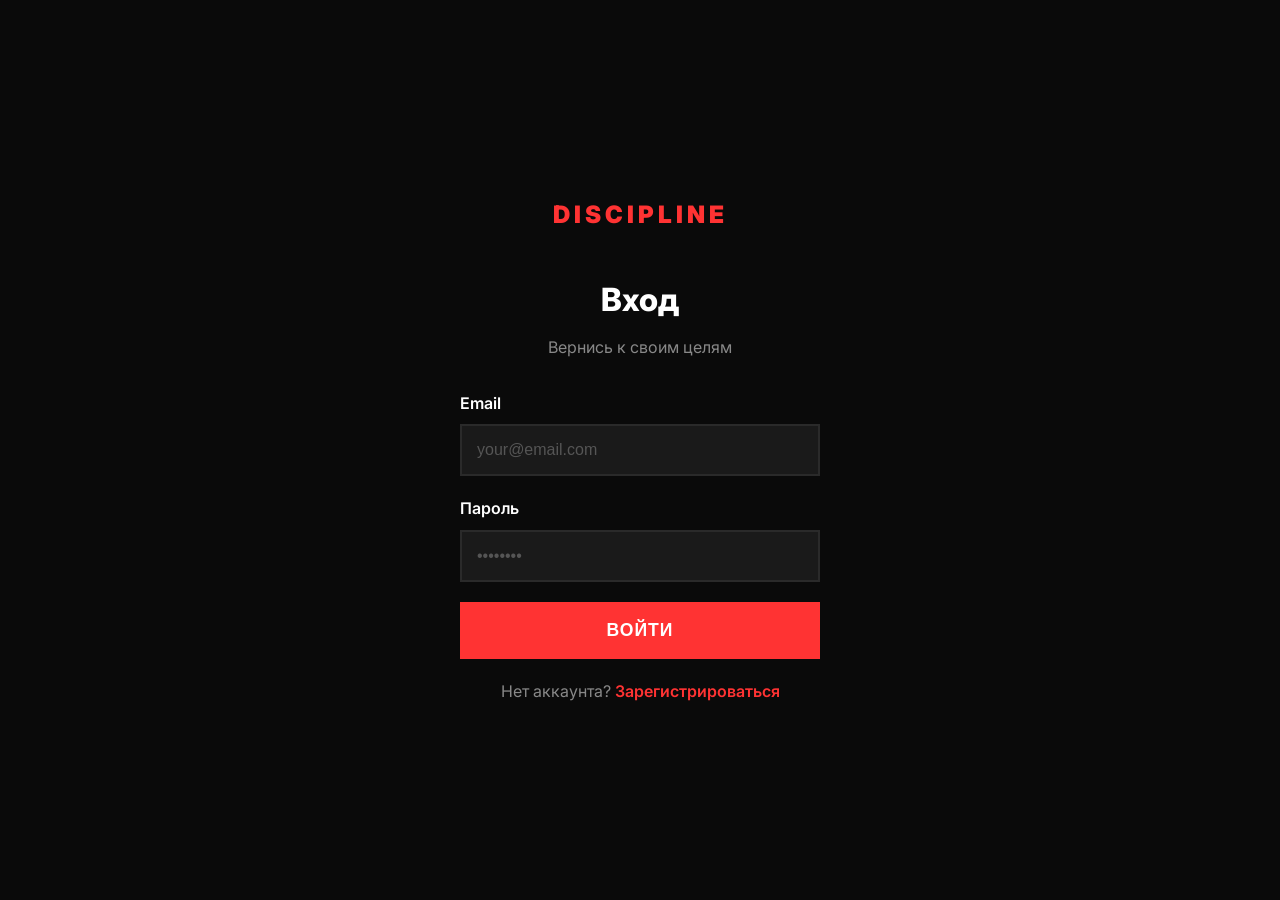
<file: discipline-system/profile.html>
<!DOCTYPE html>
<html lang="ru">
<head>
    <meta charset="UTF-8">
    <meta name="viewport" content="width=device-width, initial-scale=1.0">
    <title>DISCIPLINE — Профиль</title>
    <link rel="stylesheet" href="css/style.css">
    <link href="https://fonts.googleapis.com/css2?family=Inter:wght@400;500;600;700;800;900&display=swap" rel="stylesheet">
</head>
<body class="app">
    <div class="app-container">
        <!-- Header -->
        <header class="app-header">
            <a href="app.html" class="logo-small">DISCIPLINE</a>
            <nav class="app-nav">
                <a href="app.html" class="nav-link">Цели</a>
                <a href="profile.html" class="nav-link active">Профиль</a>
                <button id="logout-btn" class="nav-link logout">Выйти</button>
            </nav>
        </header>

        <main class="profile-main">
            <!-- User Info -->
            <section class="profile-header">
                <div class="profile-avatar" id="profile-avatar">U</div>
                <div class="profile-info">
                    <h1 id="profile-name">Пользователь</h1>
                    <button id="edit-name-btn" class="edit-name-btn">✨️ Изменить имя</button>
                    <p id="profile-email">email@example.com</p>
                    <p class="profile-joined">В системе с <span id="profile-joined">-</span></p>
                </div>
            </section>

            <!-- Overall Stats -->
            <section class="stats-section">
                <h2>Общая статистика</h2>
                <div class="stats-grid">
                    <div class="stat-card">
                        <div class="stat-value" id="stat-total-days">0</div>
                        <div class="stat-label">Дней в системе</div>
                    </div>
                    <div class="stat-card">
                        <div class="stat-value" id="stat-total-tasks">0</div>
                        <div class="stat-label">Задач получено</div>
                    </div>
                    <div class="stat-card">
                        <div class="stat-value" id="stat-completed-tasks">0</div>
                        <div class="stat-label">Задач выполнено</div>
                    </div>
                    <div class="stat-card">
                        <div class="stat-value" id="stat-completion-rate">0%</div>
                        <div class="stat-label">Процент выполнения</div>
                    </div>
                    <div class="stat-card">
                        <div class="stat-value" id="stat-current-streak">0</div>
                        <div class="stat-label">Текущая серия</div>
                    </div>
                    <div class="stat-card">
                        <div class="stat-value" id="stat-best-streak">0</div>
                        <div class="stat-label">Лучшая серия</div>
                    </div>
                </div>
            </section>

            <!-- Goals Overview -->
            <section class="goals-section">
                <h2>Мои цели</h2>
                <div id="goals-list" class="goals-list">
                    <!-- Goals will be inserted here -->
                </div>
            </section>

            <!-- Activity Calendar -->
            <section class="activity-section">
                <h2>Активность по дням</h2>
                <div class="activity-legend">
                    <span class="legend-item"><span class="legend-color none"></span> Нет данных</span>
                    <span class="legend-item"><span class="legend-color low"></span> 0-40%</span>
                    <span class="legend-item"><span class="legend-color medium"></span> 40-80%</span>
                    <span class="legend-item"><span class="legend-color high"></span> 80-100%</span>
                </div>
                <div id="activity-calendar" class="activity-calendar">
                    <!-- Calendar will be inserted here -->
                </div>
            </section>

            <!-- Recent Activity -->
            <section class="history-section">
                <h2>История действий</h2>
                <div id="history-list" class="history-list">
                    <!-- History will be inserted here -->
                </div>
            </section>

            <!-- Patterns Analysis -->
            <section class="patterns-section">
                <h2>Паттерны поведения</h2>
                <div id="patterns-list" class="patterns-list">
                    <!-- Patterns will be inserted here -->
                </div>
            </section>
        </main>
    </div>

    <script src="js/auth.js"></script>
    <script src="js/goals.js"></script>
    <script src="js/strategies.js"></script>
    <script src="js/profile.js"></script>
</body>
</html>
</file>
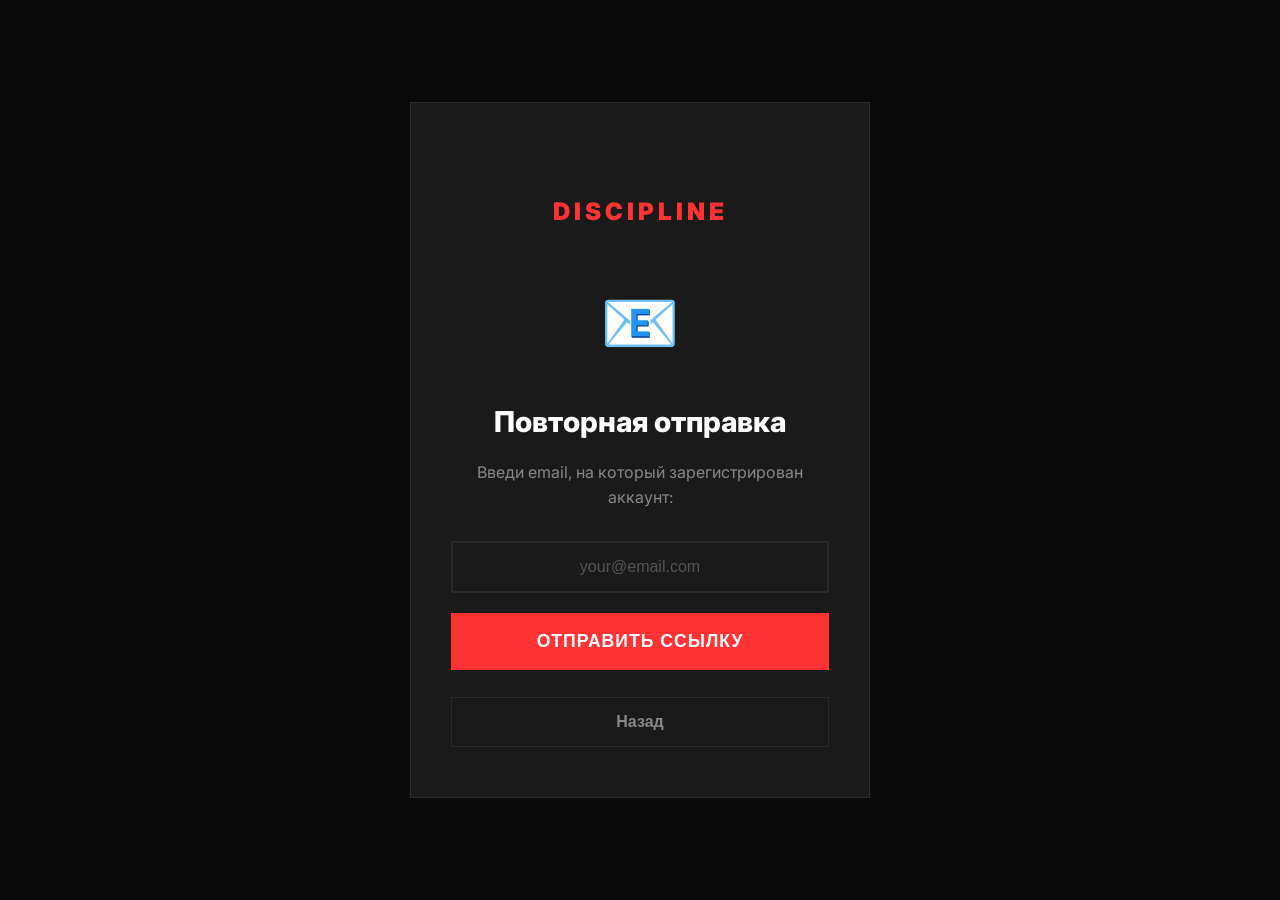
<file: discipline-system/verify.html>
<!DOCTYPE html>
<html lang="ru">
<head>
    <meta charset="UTF-8">
    <meta name="viewport" content="width=device-width, initial-scale=1.0">
    <title>Подтверждение Email — DISCIPLINE</title>
    <link rel="stylesheet" href="css/style.css">
    <link href="https://fonts.googleapis.com/css2?family=Inter:wght@400;500;600;700;800;900&display=swap" rel="stylesheet">
    <style>
        .verify-container {
            max-width: 500px;
            margin: 0 auto;
            padding: 40px 20px;
            min-height: 100vh;
            display: flex;
            flex-direction: column;
            justify-content: center;
        }
        
        .verify-card {
            background: var(--bg-card);
            border: 1px solid var(--border);
            padding: 50px 40px;
            text-align: center;
        }
        
        .verify-icon {
            font-size: 4rem;
            margin-bottom: 25px;
        }
        
        .verify-title {
            font-size: 1.8rem;
            font-weight: 800;
            margin-bottom: 15px;
        }
        
        .verify-message {
            color: var(--text-secondary);
            margin-bottom: 30px;
            line-height: 1.6;
        }
        
        .verify-status {
            padding: 15px 20px;
            margin-bottom: 25px;
            font-weight: 600;
        }
        
        .verify-status.loading {
            background: rgba(59, 130, 246, 0.1);
            border-left: 3px solid #3b82f6;
            color: #3b82f6;
        }
        
        .verify-status.success {
            background: rgba(34, 197, 94, 0.1);
            border-left: 3px solid var(--success);
            color: var(--success);
        }
        
        .verify-status.error {
            background: rgba(255, 51, 51, 0.1);
            border-left: 3px solid var(--accent);
            color: var(--accent);
        }
        
        .spinner {
            display: inline-block;
            width: 20px;
            height: 20px;
            border: 2px solid transparent;
            border-top-color: currentColor;
            border-radius: 50%;
            animation: spin 0.8s linear infinite;
            margin-right: 10px;
            vertical-align: middle;
        }
        
        @keyframes spin {
            to { transform: rotate(360deg); }
        }
        
        .verify-actions {
            display: flex;
            flex-direction: column;
            gap: 12px;
        }
        
        .back-link {
            color: var(--text-muted);
            text-decoration: none;
            font-size: 0.9rem;
            margin-top: 25px;
            display: inline-block;
        }
        
        .back-link:hover {
            color: var(--text-secondary);
        }
    </style>
</head>
<body class="auth-page">
    <div class="verify-container">
        <div class="verify-card">
            <a href="index.html" class="logo" style="display: block; text-align: center; margin-bottom: 40px; text-decoration: none;">DISCIPLINE</a>
            
            <div id="verify-content">
                <!-- Состояние загрузки -->
                <div id="state-loading">
                    <div class="verify-icon">📧</div>
                    <h1 class="verify-title">Подтверждение Email</h1>
                    <div class="verify-status loading">
                        <span class="spinner"></span>
                        Проверяем ссылку...
                    </div>
                </div>
                
                <!-- Состояние успеха -->
                <div id="state-success" style="display: none;">
                    <div class="verify-icon">✅</div>
                    <h1 class="verify-title">Email подтверждён!</h1>
                    <p class="verify-message">
                        Отлично! Теперь ты можешь войти в свой аккаунт и начать путь к целям.
                    </p>
                    <div class="verify-actions">
                        <a href="auth.html" class="primary-btn">Войти</a>
                    </div>
                </div>
                
                <!-- Состояние ошибки -->
                <div id="state-error" style="display: none;">
                    <div class="verify-icon">❌</div>
                    <h1 class="verify-title">Ошибка</h1>
                    <p class="verify-message" id="error-message">
                        Ссылка недействительна или устарела.
                    </p>
                    <div class="verify-actions">
                        <button id="resend-btn" class="primary-btn">Отправить новую ссылку</button>
                        <a href="auth.html" class="secondary-btn">Вернуться к входу</a>
                    </div>
                </div>
                
                <!-- Состояние без токена -->
                <div id="state-no-token" style="display: none;">
                    <div class="verify-icon">📬</div>
                    <h1 class="verify-title">Проверь почту</h1>
                    <p class="verify-message">
                        Мы отправили ссылку для подтверждения на твой email.<br>
                        Перейди по ней, чтобы активировать аккаунт.
                    </p>
                    <div class="verify-status" style="background: var(--bg-secondary); border-left: 3px solid var(--border); color: var(--text-secondary);">
                        💡 Не получил письмо? Проверь папку "Спам"
                    </div>
                    <div class="verify-actions">
                        <button id="resend-btn-alt" class="secondary-btn">Отправить повторно</button>
                    </div>
                    <a href="auth.html" class="back-link">← Вернуться к входу</a>
                </div>
                
                <!-- Повторная отправка -->
                <div id="state-resend" style="display: none;">
                    <div class="verify-icon">📧</div>
                    <h1 class="verify-title">Повторная отправка</h1>
                    <p class="verify-message">
                        Введи email, на который зарегистрирован аккаунт:
                    </p>
                    <div class="form-group" style="margin-bottom: 20px;">
                        <input type="email" id="resend-email" placeholder="your@email.com" style="text-align: center;">
                        <div id="resend-error" class="form-error" style="display: none;"></div>
                    </div>
                    <div class="verify-actions">
                        <button id="send-link-btn" class="primary-btn">Отправить ссылку</button>
                        <button id="back-btn" class="secondary-btn">Назад</button>
                    </div>
                </div>
                
                <!-- Письмо отправлено -->
                <div id="state-sent" style="display: none;">
                    <div class="verify-icon">✉️</div>
                    <h1 class="verify-title">Письмо отправлено!</h1>
                    <p class="verify-message">
                        Проверь почту и перейди по ссылке в письме.
                    </p>
                    <a href="auth.html" class="primary-btn" style="display: block; text-decoration: none; text-align: center;">Понятно</a>
                </div>
            </div>
        </div>
    </div>
    
    <script>
        const API_URL = window.location.origin;
        
        // Получаем токен из URL
        const urlParams = new URLSearchParams(window.location.search);
        const token = urlParams.get('token');
        const emailParam = urlParams.get('email');
        
        // Элементы состояний
        const states = {
            loading: document.getElementById('state-loading'),
            success: document.getElementById('state-success'),
            error: document.getElementById('state-error'),
            noToken: document.getElementById('state-no-token'),
            resend: document.getElementById('state-resend'),
            sent: document.getElementById('state-sent')
        };
        
        function showState(stateName) {
            Object.values(states).forEach(el => el.style.display = 'none');
            if (states[stateName]) {
                states[stateName].style.display = 'block';
            }
        }
        
        // Подтверждение email
        async function verifyEmail() {
            try {
                const response = await fetch(`${API_URL}/api/verify-email`, {
                    method: 'POST',
                    headers: { 'Content-Type': 'application/json' },
                    body: JSON.stringify({ token: token })
                });
                
                const data = await response.json();
                
                if (response.ok && data.success) {
                    showState('success');
                    
                    // Сохраняем сессию
                    localStorage.setItem('discipline_auth', JSON.stringify({
                        id: data.user_id,
                        name: data.name,
                        email: emailParam || ''
                    }));
                } else {
                    document.getElementById('error-message').textContent = 
                        data.detail || 'Ссылка недействительна или устарела.';
                    showState('error');
                }
            } catch (error) {
                document.getElementById('error-message').textContent = 
                    'Ошибка подключения к серверу';
                showState('error');
            }
        }
        
        // Повторная отправка
        async function resendVerification(email) {
            try {
                const response = await fetch(`${API_URL}/api/resend-verification`, {
                    method: 'POST',
                    headers: { 'Content-Type': 'application/json' },
                    body: JSON.stringify({ email: email })
                });
                
                const data = await response.json();
                
                if (response.ok) {
                    showState('sent');
                } else {
                    document.getElementById('resend-error').textContent = 
                        data.detail || 'Ошибка отправки';
                    document.getElementById('resend-error').style.display = 'block';
                }
            } catch (error) {
                document.getElementById('resend-error').textContent = 
                    'Ошибка подключения к серверу';
                document.getElementById('resend-error').style.display = 'block';
            }
        }
        
        // Инициализация
        if (token) {
            // Есть токен — проверяем
            verifyEmail();
        } else if (emailParam) {
            // Есть email — показываем "проверь почту"
            showState('noToken');
        } else {
            // Ничего нет — форма повторной отправки
            showState('resend');
        }
        
        // Обработчики кнопок
        document.getElementById('resend-btn')?.addEventListener('click', () => {
            showState('resend');
        });
        
        document.getElementById('resend-btn-alt')?.addEventListener('click', () => {
            showState('resend');
            if (emailParam) {
                document.getElementById('resend-email').value = emailParam;
            }
        });
        
        document.getElementById('back-btn')?.addEventListener('click', () => {
            if (token) {
                showState('error');
            } else {
                showState('noToken');
            }
        });
        
        document.getElementById('send-link-btn')?.addEventListener('click', () => {
            const email = document.getElementById('resend-email').value.trim();
            if (!email) {
                document.getElementById('resend-error').textContent = 'Введи email';
                document.getElementById('resend-error').style.display = 'block';
                return;
            }
            resendVerification(email);
        });
        
        // Enter для отправки
        document.getElementById('resend-email')?.addEventListener('keypress', (e) => {
            if (e.key === 'Enter') {
                document.getElementById('send-link-btn').click();
            }
        });
    </script>
</body>
</html>
</file>
<file: discipline-system/css/style.css>
/* ==========================================
   DISCIPLINE - System Styles
   ========================================== */

:root {
    --bg-primary: #0a0a0a;
    --bg-secondary: #111111;
    --bg-card: #1a1a1a;
    --text-primary: #ffffff;
    --text-secondary: #888888;
    --text-muted: #555555;
    --accent: #ff3333;
    --accent-hover: #ff5555;
    --success: #22c55e;
    --warning: #f59e0b;
    --border: #2a2a2a;
    --border-light: #333333;
}

* {
    margin: 0;
    padding: 0;
    box-sizing: border-box;
}

html {
    scroll-behavior: smooth;
}

body {
    font-family: 'Inter', -apple-system, BlinkMacSystemFont, sans-serif;
    background: var(--bg-primary);
    color: var(--text-primary);
    line-height: 1.6;
    min-height: 100vh;
}

/* ==========================================
   LANDING PAGE
   ========================================== */

.landing-container {
    max-width: 1000px;
    margin: 0 auto;
    padding: 20px;
}

/* Logo */
.logo {
    font-size: 1.5rem;
    font-weight: 900;
    letter-spacing: 4px;
    color: var(--accent);
    margin-bottom: 60px;
    padding-top: 40px;
}

/* Hero */
.hero {
    text-align: center;
    padding: 60px 0 100px;
}

.hero h1 {
    font-size: clamp(2rem, 6vw, 3.5rem);
    font-weight: 900;
    line-height: 1.2;
    margin-bottom: 30px;
}

.hero h1 .highlight {
    color: var(--accent);
}

.hero-sub {
    font-size: 1.25rem;
    color: var(--text-secondary);
    max-width: 600px;
    margin: 0 auto 40px;
}

/* CTA Button */
.cta-button {
    display: inline-block;
    background: var(--accent);
    color: white;
    font-size: 1.1rem;
    font-weight: 700;
    padding: 18px 48px;
    border: none;
    text-decoration: none;
    transition: all 0.2s ease;
    text-transform: uppercase;
    letter-spacing: 2px;
}

.cta-button:hover {
    background: var(--accent-hover);
    transform: translateY(-2px);
}

.cta-button.large {
    font-size: 1.3rem;
    padding: 24px 64px;
}

/* Sections */
section {
    padding: 80px 0;
}

section h2 {
    font-size: 2rem;
    font-weight: 800;
    margin-bottom: 50px;
    text-align: center;
    text-transform: uppercase;
    letter-spacing: 2px;
}

/* Anti Section */
.anti-grid, .what-grid {
    display: grid;
    grid-template-columns: repeat(auto-fit, minmax(280px, 1fr));
    gap: 20px;
}

.anti-card, .what-card {
    background: var(--bg-card);
    border: 1px solid var(--border);
    padding: 30px;
    display: flex;
    align-items: center;
    gap: 20px;
}

.anti-card .cross {
    font-size: 1.5rem;
    color: var(--accent);
    font-weight: bold;
}

.what-card .check {
    font-size: 1.5rem;
    color: var(--success);
    font-weight: bold;
}

.anti-card p, .what-card p {
    font-size: 1.1rem;
    color: var(--text-secondary);
}

/* Steps */
.steps {
    max-width: 700px;
    margin: 0 auto;
}

.step {
    display: flex;
    gap: 30px;
    padding: 30px 0;
    border-bottom: 1px solid var(--border);
}

.step:last-child {
    border-bottom: none;
}

.step-number {
    font-size: 2rem;
    font-weight: 900;
    color: var(--accent);
    min-width: 60px;
}

.step-content h3 {
    font-size: 1.3rem;
    font-weight: 700;
    margin-bottom: 10px;
}

.step-content p {
    color: var(--text-secondary);
}

/* Warning Section */
.warning-section {
    padding: 60px 0;
}

.warning-box {
    background: linear-gradient(135deg, #1a0a0a, #0a0a0a);
    border: 2px solid var(--accent);
    padding: 50px;
    text-align: center;
}

.warning-box h2 {
    color: var(--accent);
    margin-bottom: 30px;
}

.warning-box p {
    font-size: 1.1rem;
    color: var(--text-secondary);
    margin-bottom: 15px;
    max-width: 600px;
    margin-left: auto;
    margin-right: auto;
}

.warning-box p strong {
    color: var(--text-primary);
}

/* Final CTA */
.final-cta {
    text-align: center;
    padding: 100px 0;
}

.final-cta h2 {
    margin-bottom: 40px;
}

.cta-note {
    margin-top: 20px;
    color: var(--text-muted);
    font-size: 0.9rem;
}

/* Footer */
footer {
    text-align: center;
    padding: 40px 0;
    border-top: 1px solid var(--border);
    color: var(--text-muted);
    font-size: 0.85rem;
}

/* ==========================================
   APP PAGE
   ========================================== */

.app {
    min-height: 100vh;
    display: flex;
    flex-direction: column;
}

.app-container {
    max-width: 800px;
    margin: 0 auto;
    padding: 20px;
    width: 100%;
    flex: 1;
    display: flex;
    flex-direction: column;
}

/* App Header */
.app-header {
    display: flex;
    justify-content: space-between;
    align-items: center;
    padding: 20px 0;
    border-bottom: 1px solid var(--border);
    margin-bottom: 40px;
}

.logo-small {
    font-size: 1.2rem;
    font-weight: 900;
    letter-spacing: 3px;
    color: var(--accent);
    text-decoration: none;
}

.reset-btn {
    background: transparent;
    border: 1px solid var(--border);
    color: var(--text-muted);
    padding: 8px 16px;
    font-size: 0.85rem;
    cursor: pointer;
    transition: all 0.2s ease;
}

.reset-btn:hover {
    border-color: var(--accent);
    color: var(--accent);
}

/* Stages */
.stage {
    display: none;
    flex: 1;
}

.stage.active {
    display: block;
}

.stage-content {
    max-width: 600px;
    margin: 0 auto;
}

/* Goal Fixed Display */
.goal-fixed {
    background: var(--bg-card);
    border: 1px solid var(--border);
    padding: 15px 20px;
    margin-bottom: 40px;
    display: flex;
    align-items: center;
    gap: 10px;
    flex-wrap: wrap;
}

.goal-fixed span {
    color: var(--text-muted);
}

.goal-fixed strong {
    color: var(--accent);
    font-size: 1.2rem;
}

.day-counter {
    margin-left: auto;
    background: var(--accent);
    color: white;
    padding: 5px 15px;
    font-weight: 700;
    font-size: 0.9rem;
}

/* Stage 1: Goal Input */
#stage-goal h1 {
    font-size: 2rem;
    font-weight: 800;
    margin-bottom: 15px;
}

.stage-desc {
    color: var(--text-secondary);
    margin-bottom: 40px;
}

.goal-input-group {
    display: flex;
    align-items: center;
    gap: 15px;
    margin-bottom: 40px;
}

.goal-input-group input {
    flex: 1;
    background: var(--bg-card);
    border: 2px solid var(--border);
    color: var(--text-primary);
    font-size: 2rem;
    font-weight: 700;
    padding: 20px;
    text-align: center;
    outline: none;
    transition: border-color 0.2s ease;
}

.goal-input-group input:focus {
    border-color: var(--accent);
}

.goal-input-group input::placeholder {
    color: var(--text-muted);
}

.goal-input-group .currency {
    font-size: 1.5rem;
    color: var(--text-secondary);
    font-weight: 600;
}

/* Primary Button */
.primary-btn {
    display: block;
    width: 100%;
    background: var(--accent);
    color: white;
    font-size: 1.1rem;
    font-weight: 700;
    padding: 18px;
    border: none;
    cursor: pointer;
    transition: all 0.2s ease;
    text-transform: uppercase;
    letter-spacing: 1px;
}

.primary-btn:hover {
    background: var(--accent-hover);
}

.primary-btn:disabled {
    background: var(--text-muted);
    cursor: not-allowed;
}

/* Stage 2: Questions */
#stage-questions h2 {
    font-size: 1.5rem;
    font-weight: 700;
    margin-bottom: 30px;
    line-height: 1.4;
}

.options-grid {
    display: grid;
    gap: 12px;
    margin-bottom: 30px;
}

.option-btn {
    background: var(--bg-card);
    border: 2px solid var(--border);
    color: var(--text-primary);
    padding: 20px;
    font-size: 1rem;
    text-align: left;
    cursor: pointer;
    transition: all 0.2s ease;
}

.option-btn:hover {
    border-color: var(--accent);
    background: var(--bg-secondary);
}

.option-btn.selected {
    border-color: var(--accent);
    background: rgba(255, 51, 51, 0.1);
}

.input-container {
    margin-bottom: 30px;
}

.input-container input {
    width: 100%;
    background: var(--bg-card);
    border: 2px solid var(--border);
    color: var(--text-primary);
    font-size: 1.1rem;
    padding: 18px;
    margin-bottom: 15px;
    outline: none;
}

.input-container input:focus {
    border-color: var(--accent);
}

.hidden {
    display: none !important;
}

/* Stage 3: Strategy */
.strategy-card {
    background: var(--bg-card);
    border: 2px solid var(--accent);
    padding: 40px;
    margin-bottom: 30px;
    text-align: center;
}

.strategy-name {
    font-size: 2rem;
    font-weight: 900;
    color: var(--accent);
    margin-bottom: 15px;
    text-transform: uppercase;
    letter-spacing: 2px;
}

.strategy-desc {
    font-size: 1.1rem;
    color: var(--text-secondary);
    margin-bottom: 20px;
}

.strategy-path {
    background: var(--bg-secondary);
    padding: 20px;
    font-size: 0.95rem;
    color: var(--text-primary);
    line-height: 1.6;
}

.strategy-warning {
    background: rgba(255, 51, 51, 0.1);
    border-left: 3px solid var(--accent);
    padding: 20px;
    margin-bottom: 30px;
}

.strategy-warning p {
    color: var(--text-secondary);
    font-size: 0.95rem;
}

/* Stage 4: Tasks */
.tasks-instruction {
    color: var(--text-secondary);
    margin-bottom: 30px;
}

.tasks-list {
    margin-bottom: 40px;
}

.task-item {
    background: var(--bg-card);
    border: 1px solid var(--border);
    padding: 25px;
    margin-bottom: 12px;
    display: flex;
    gap: 20px;
    align-items: flex-start;
}

.task-number {
    background: var(--accent);
    color: white;
    width: 30px;
    height: 30px;
    display: flex;
    align-items: center;
    justify-content: center;
    font-weight: 700;
    font-size: 0.9rem;
    flex-shrink: 0;
}

.task-content {
    flex: 1;
}

.task-content h4 {
    font-size: 1.1rem;
    font-weight: 600;
    margin-bottom: 5px;
}

.task-content p {
    color: var(--text-secondary);
    font-size: 0.9rem;
}

/* Stage 5: Report */
.report-instruction {
    color: var(--text-secondary);
    margin-bottom: 30px;
}

.report-tasks {
    margin-bottom: 30px;
}

.report-task-item {
    background: var(--bg-card);
    border: 1px solid var(--border);
    padding: 20px;
    margin-bottom: 10px;
    display: flex;
    gap: 15px;
    align-items: center;
    cursor: pointer;
    transition: all 0.2s ease;
}

.report-task-item:hover {
    border-color: var(--border-light);
}

.report-task-item.completed {
    border-color: var(--success);
    background: rgba(34, 197, 94, 0.05);
}

.report-checkbox {
    width: 24px;
    height: 24px;
    border: 2px solid var(--border);
    display: flex;
    align-items: center;
    justify-content: center;
    flex-shrink: 0;
    transition: all 0.2s ease;
}

.report-task-item.completed .report-checkbox {
    background: var(--success);
    border-color: var(--success);
}

.report-checkbox::after {
    content: '✓';
    color: white;
    font-weight: bold;
    opacity: 0;
    transition: opacity 0.2s ease;
}

.report-task-item.completed .report-checkbox::after {
    opacity: 1;
}

.report-task-text {
    flex: 1;
    font-size: 1rem;
}

.report-details {
    margin-bottom: 25px;
}

.report-details label {
    display: block;
    font-weight: 600;
    margin-bottom: 10px;
    color: var(--text-primary);
}

.report-details textarea {
    width: 100%;
    background: var(--bg-card);
    border: 2px solid var(--border);
    color: var(--text-primary);
    font-family: inherit;
    font-size: 1rem;
    padding: 15px;
    min-height: 100px;
    resize: vertical;
    outline: none;
}

.report-details textarea:focus {
    border-color: var(--accent);
}

.report-details textarea::placeholder {
    color: var(--text-muted);
}

/* Stage 6: Analysis */
.analysis-content {
    background: var(--bg-card);
    border: 1px solid var(--border);
    padding: 30px;
    margin-bottom: 30px;
}

.analysis-section {
    margin-bottom: 25px;
    padding-bottom: 25px;
    border-bottom: 1px solid var(--border);
}

.analysis-section:last-child {
    margin-bottom: 0;
    padding-bottom: 0;
    border-bottom: none;
}

.analysis-section h4 {
    font-size: 0.9rem;
    font-weight: 700;
    color: var(--accent);
    text-transform: uppercase;
    letter-spacing: 1px;
    margin-bottom: 15px;
}

.analysis-section p {
    color: var(--text-secondary);
    line-height: 1.7;
}

.analysis-section ul {
    list-style: none;
    padding: 0;
}

.analysis-section li {
    color: var(--text-secondary);
    padding: 8px 0;
    padding-left: 20px;
    position: relative;
}

.analysis-section li::before {
    content: '→';
    position: absolute;
    left: 0;
    color: var(--accent);
}

.analysis-stat {
    display: flex;
    justify-content: space-between;
    align-items: center;
    padding: 15px 0;
    border-bottom: 1px solid var(--border);
}

.analysis-stat:last-child {
    border-bottom: none;
}

.analysis-stat-label {
    color: var(--text-secondary);
}

.analysis-stat-value {
    font-weight: 700;
    font-size: 1.2rem;
}

.analysis-stat-value.good {
    color: var(--success);
}

.analysis-stat-value.bad {
    color: var(--accent);
}

.analysis-stat-value.neutral {
    color: var(--warning);
}

.analysis-questions {
    background: rgba(255, 51, 51, 0.1);
    border: 1px solid var(--accent);
    padding: 25px;
    margin-bottom: 30px;
}

.analysis-questions h3 {
    color: var(--accent);
    font-size: 1rem;
    margin-bottom: 20px;
    text-transform: uppercase;
    letter-spacing: 1px;
}

.hard-question {
    margin-bottom: 15px;
    padding: 15px;
    background: var(--bg-card);
    border-left: 3px solid var(--accent);
}

.hard-question p {
    color: var(--text-primary);
    font-weight: 500;
}

/* Responsive */
@media (max-width: 768px) {
    .hero h1 {
        font-size: 2rem;
    }
    
    .cta-button {
        padding: 15px 30px;
        font-size: 1rem;
    }
    
    .cta-button.large {
        padding: 18px 40px;
        font-size: 1.1rem;
    }
    
    .step {
        flex-direction: column;
        gap: 15px;
    }
    
    .warning-box {
        padding: 30px 20px;
    }
    
    .goal-input-group input {
        font-size: 1.5rem;
        padding: 15px;
    }
    
    .goal-fixed {
        flex-direction: column;
        align-items: flex-start;
        gap: 10px;
    }
    
    .day-counter {
        margin-left: 0;
    }
}

/* Animations */
@keyframes fadeIn {
    from {
        opacity: 0;
        transform: translateY(20px);
    }
    to {
        opacity: 1;
        transform: translateY(0);
    }
}

.stage.active {
    animation: fadeIn 0.3s ease;
}

/* Scrollbar */
::-webkit-scrollbar {
    width: 8px;
}

::-webkit-scrollbar-track {
    background: var(--bg-primary);
}

::-webkit-scrollbar-thumb {
    background: var(--border);
}

::-webkit-scrollbar-thumb:hover {
    background: var(--text-muted);
}

/* ==========================================
   AUTH PAGE
   ========================================== */

.auth-page {
    min-height: 100vh;
    display: flex;
    align-items: center;
    justify-content: center;
}

.auth-container {
    max-width: 400px;
    width: 100%;
    padding: 20px;
}

.auth-container .logo {
    display: block;
    text-align: center;
    text-decoration: none;
    margin-bottom: 40px;
    padding-top: 0;
}

.auth-form {
    display: none;
}

.auth-form.active {
    display: block;
}

.auth-form h1 {
    font-size: 2rem;
    font-weight: 800;
    margin-bottom: 10px;
    text-align: center;
}

.auth-desc {
    color: var(--text-secondary);
    text-align: center;
    margin-bottom: 30px;
}

.form-group {
    margin-bottom: 20px;
}

.form-group label {
    display: block;
    font-weight: 600;
    margin-bottom: 8px;
    color: var(--text-primary);
}

.form-group input {
    width: 100%;
    background: var(--bg-card);
    border: 2px solid var(--border);
    color: var(--text-primary);
    font-size: 1rem;
    padding: 15px;
    outline: none;
    transition: border-color 0.2s ease;
}

.form-group input:focus {
    border-color: var(--accent);
}

.form-group input::placeholder {
    color: var(--text-muted);
}

.auth-switch {
    text-align: center;
    margin-top: 20px;
    color: var(--text-secondary);
}

.auth-switch a {
    color: var(--accent);
    text-decoration: none;
    font-weight: 600;
}

.auth-switch a:hover {
    text-decoration: underline;
}

/* === PASSWORD VALIDATION STYLES === */

.form-error {
    color: var(--accent);
    font-size: 0.85rem;
    margin-top: 8px;
    padding: 8px 12px;
    background: rgba(255, 51, 51, 0.1);
    border-left: 3px solid var(--accent);
}

.form-group input.invalid {
    border-color: var(--accent);
    background: rgba(255, 51, 51, 0.05);
}

.form-group input.valid {
    border-color: var(--success);
}

/* Password Rules Block */
.password-rules {
    margin-top: 15px;
    padding: 15px;
    background: var(--bg-secondary);
    border: 1px solid var(--border);
    opacity: 0;
    max-height: 0;
    overflow: hidden;
    transition: all 0.3s ease;
}

.password-rules.visible {
    opacity: 1;
    max-height: 300px;
    padding: 15px;
}

/* Password Strength Indicator */
.password-strength {
    display: flex;
    align-items: center;
    gap: 12px;
    margin-bottom: 15px;
}

.strength-track {
    flex: 1;
    height: 6px;
    background: var(--border);
    border-radius: 3px;
    overflow: hidden;
}

.strength-bar {
    height: 100%;
    width: 0;
    border-radius: 3px;
    transition: all 0.3s ease;
}

.strength-bar.weak {
    background: var(--accent);
}

.strength-bar.medium {
    background: var(--warning);
}

.strength-bar.good {
    background: #22c55e;
}

.strength-bar.strong {
    background: #16a34a;
}

.strength-text {
    font-size: 0.8rem;
    font-weight: 600;
    min-width: 80px;
    text-align: right;
}

.strength-text.weak {
    color: var(--accent);
}

.strength-text.medium {
    color: var(--warning);
}

.strength-text.good {
    color: #22c55e;
}

.strength-text.strong {
    color: #16a34a;
}

/* Password Rules List */
.rules-list {
    list-style: none;
    padding: 0;
    margin: 0;
    display: grid;
    gap: 8px;
}

.rule-item {
    display: flex;
    align-items: center;
    gap: 10px;
    font-size: 0.85rem;
    color: var(--text-muted);
    transition: color 0.2s ease;
}

.rule-item .rule-icon {
    width: 18px;
    height: 18px;
    display: flex;
    align-items: center;
    justify-content: center;
    font-size: 0.9rem;
    transition: all 0.2s ease;
}

.rule-item.passed {
    color: var(--success);
}

.rule-item.passed .rule-icon::before {
    content: '✓';
}

.rule-item.failed {
    color: var(--text-muted);
}

.rule-item.failed .rule-icon::before {
    content: '•';
}

/* ==========================================
   APP NAV
   ========================================== */

.app-nav {
    display: flex;
    gap: 20px;
    align-items: center;
}

.nav-link {
    color: var(--text-secondary);
    text-decoration: none;
    font-size: 0.9rem;
    font-weight: 500;
    padding: 8px 0;
    border: none;
    background: none;
    cursor: pointer;
    transition: color 0.2s ease;
}

.nav-link:hover {
    color: var(--text-primary);
}

.nav-link.active {
    color: var(--accent);
}

.nav-link.logout {
    color: var(--text-muted);
}

.nav-link.logout:hover {
    color: var(--accent);
}

/* ==========================================
   GOALS LIST
   ========================================== */

.goals-header {
    display: flex;
    justify-content: space-between;
    align-items: center;
    margin-bottom: 30px;
}

.goals-header h1 {
    font-size: 1.8rem;
    font-weight: 800;
}

.add-goal-btn {
    background: var(--accent);
    color: white;
    border: none;
    padding: 12px 24px;
    font-size: 0.9rem;
    font-weight: 700;
    cursor: pointer;
    transition: all 0.2s ease;
}

.add-goal-btn:hover {
    background: var(--accent-hover);
}

.my-goals-list {
    display: grid;
    gap: 20px;
}

.goal-card-mini {
    background: var(--bg-card);
    border: 1px solid var(--border);
    padding: 25px;
    transition: border-color 0.2s ease;
}

.goal-card-mini:hover {
    border-color: var(--border-light);
}

.goal-card-header {
    display: flex;
    justify-content: space-between;
    align-items: center;
    margin-bottom: 15px;
}

.goal-icon {
    font-size: 1.5rem;
}

.goal-day {
    background: var(--accent);
    color: white;
    padding: 4px 12px;
    font-size: 0.8rem;
    font-weight: 700;
}

.goal-card-text {
    font-size: 1.1rem;
    font-weight: 600;
    margin-bottom: 15px;
    line-height: 1.4;
}

.goal-card-progress {
    height: 4px;
    background: var(--border);
    margin-bottom: 15px;
    overflow: hidden;
}

.goal-progress-bar-mini {
    height: 100%;
    background: var(--success);
    transition: width 0.3s ease;
}

.goal-card-stats {
    display: flex;
    justify-content: space-between;
    font-size: 0.85rem;
    color: var(--text-secondary);
    margin-bottom: 20px;
}

.goal-card-stats .good { color: var(--success); }
.goal-card-stats .neutral { color: var(--warning); }
.goal-card-stats .bad { color: var(--accent); }

.goal-action-btn {
    width: 100%;
    background: var(--bg-secondary);
    border: 1px solid var(--border);
    color: var(--text-primary);
    padding: 12px;
    font-size: 0.95rem;
    font-weight: 600;
    cursor: pointer;
    transition: all 0.2s ease;
}

.goal-action-btn:hover {
    border-color: var(--accent);
    background: var(--bg-card);
}

.goal-action-btn.tasks-ready {
    background: var(--accent);
    border-color: var(--accent);
    color: white;
}

.goal-action-btn.tasks-ready:hover {
    background: var(--accent-hover);
}

.empty-goals {
    text-align: center;
    padding: 60px 20px;
    color: var(--text-secondary);
}

.empty-goals p {
    margin-bottom: 10px;
}

/* ==========================================
   GOAL INPUT (TEXT)
   ========================================== */

.goal-examples {
    margin-bottom: 25px;
}

.examples-title {
    font-size: 0.9rem;
    color: var(--text-muted);
    margin-bottom: 12px;
}

.example-chips {
    display: flex;
    flex-wrap: wrap;
    gap: 10px;
}

.example-chip {
    background: var(--bg-card);
    border: 1px solid var(--border);
    padding: 8px 16px;
    font-size: 0.85rem;
    color: var(--text-secondary);
    cursor: pointer;
    transition: all 0.2s ease;
}

.example-chip:hover {
    border-color: var(--accent);
    color: var(--text-primary);
}

.goal-text-input {
    margin-bottom: 20px;
}

.goal-text-input textarea {
    width: 100%;
    background: var(--bg-card);
    border: 2px solid var(--border);
    color: var(--text-primary);
    font-family: inherit;
    font-size: 1.1rem;
    padding: 20px;
    min-height: 120px;
    resize: vertical;
    outline: none;
    transition: border-color 0.2s ease;
}

.goal-text-input textarea:focus {
    border-color: var(--accent);
}

.goal-text-input textarea::placeholder {
    color: var(--text-muted);
}

.goal-detected {
    background: var(--bg-card);
    border: 1px solid var(--success);
    padding: 15px 20px;
    margin-bottom: 25px;
    display: flex;
    align-items: center;
    gap: 15px;
    flex-wrap: wrap;
}

.detected-label {
    color: var(--text-muted);
    font-size: 0.9rem;
}

.detected-type {
    background: var(--success);
    color: white;
    padding: 5px 12px;
    font-size: 0.85rem;
    font-weight: 600;
}

.detected-amount {
    color: var(--accent);
    font-weight: 700;
    font-size: 1.1rem;
}

.secondary-btn {
    display: block;
    width: 100%;
    background: transparent;
    border: 1px solid var(--border);
    color: var(--text-secondary);
    font-size: 1rem;
    font-weight: 600;
    padding: 15px;
    margin-top: 15px;
    cursor: pointer;
    transition: all 0.2s ease;
}

.secondary-btn:hover {
    border-color: var(--text-secondary);
    color: var(--text-primary);
}

/* ==========================================
   PROFILE PAGE
   ========================================== */

.profile-main {
    padding-bottom: 60px;
}

.profile-header {
    display: flex;
    align-items: center;
    gap: 25px;
    padding: 30px 0;
    border-bottom: 1px solid var(--border);
    margin-bottom: 40px;
}

.profile-avatar {
    width: 80px;
    height: 80px;
    background: var(--accent);
    color: white;
    font-size: 2rem;
    font-weight: 800;
    display: flex;
    align-items: center;
    justify-content: center;
    flex-shrink: 0;
}

.profile-info h1 {
    font-size: 1.5rem;
    font-weight: 800;
    margin-bottom: 5px;
}

.profile-info p {
    color: var(--text-secondary);
    font-size: 0.9rem;
}

.profile-joined {
    color: var(--text-muted) !important;
    font-size: 0.85rem !important;
}

/* Stats Section */
.stats-section {
    margin-bottom: 50px;
}

.stats-section h2,
.goals-section h2,
.activity-section h2,
.history-section h2,
.patterns-section h2 {
    font-size: 1.3rem;
    font-weight: 700;
    margin-bottom: 25px;
    text-transform: uppercase;
    letter-spacing: 1px;
    text-align: left;
}

.stats-grid {
    display: grid;
    grid-template-columns: repeat(auto-fit, minmax(140px, 1fr));
    gap: 15px;
}

.stat-card {
    background: var(--bg-card);
    border: 1px solid var(--border);
    padding: 25px 20px;
    text-align: center;
}

.stat-value {
    font-size: 2rem;
    font-weight: 800;
    color: var(--accent);
    margin-bottom: 5px;
}

.stat-label {
    font-size: 0.8rem;
    color: var(--text-secondary);
    text-transform: uppercase;
    letter-spacing: 0.5px;
}

/* Goals Section */
.goals-section {
    margin-bottom: 50px;
}

.goals-list {
    display: grid;
    gap: 15px;
}

.goal-card {
    background: var(--bg-card);
    border: 1px solid var(--border);
    padding: 25px;
}

.goal-header {
    display: flex;
    align-items: center;
    gap: 10px;
    margin-bottom: 15px;
}

.goal-type {
    font-size: 0.8rem;
    color: var(--text-muted);
    text-transform: uppercase;
}

.goal-status {
    margin-left: auto;
    font-size: 0.75rem;
    padding: 4px 10px;
    font-weight: 600;
}

.goal-status.active {
    background: var(--success);
    color: white;
}

.goal-status.paused {
    background: var(--warning);
    color: black;
}

.goal-status.completed {
    background: var(--text-muted);
    color: white;
}

.goal-text {
    font-size: 1rem;
    font-weight: 600;
    margin-bottom: 20px;
}

.goal-stats {
    display: flex;
    gap: 30px;
    margin-bottom: 15px;
}

.goal-stat {
    text-align: center;
}

.goal-stat-value {
    font-size: 1.3rem;
    font-weight: 700;
    display: block;
}

.goal-stat-value.good { color: var(--success); }
.goal-stat-value.neutral { color: var(--warning); }
.goal-stat-value.bad { color: var(--accent); }

.goal-stat-label {
    font-size: 0.75rem;
    color: var(--text-muted);
    text-transform: uppercase;
}

.goal-progress {
    height: 6px;
    background: var(--border);
    overflow: hidden;
}

.goal-progress-bar {
    height: 100%;
    background: var(--success);
    transition: width 0.3s ease;
}

/* Activity Calendar */
.activity-section {
    margin-bottom: 50px;
}

.activity-legend {
    display: flex;
    gap: 20px;
    margin-bottom: 20px;
    flex-wrap: wrap;
}

.legend-item {
    display: flex;
    align-items: center;
    gap: 8px;
    font-size: 0.8rem;
    color: var(--text-secondary);
}

.legend-color {
    width: 14px;
    height: 14px;
}

.legend-color.none { background: var(--border); }
.legend-color.low { background: #7f1d1d; }
.legend-color.medium { background: #b45309; }
.legend-color.high { background: var(--success); }

.activity-calendar {
    display: flex;
    gap: 4px;
    flex-wrap: wrap;
}

.calendar-week {
    display: flex;
    flex-direction: column;
    gap: 4px;
}

.calendar-day {
    width: 14px;
    height: 14px;
    background: var(--border);
}

.calendar-day.low { background: #7f1d1d; }
.calendar-day.medium { background: #b45309; }
.calendar-day.high { background: var(--success); }

/* History Section */
.history-section {
    margin-bottom: 50px;
}

.history-list {
    display: grid;
    gap: 10px;
}

.history-item {
    background: var(--bg-card);
    border: 1px solid var(--border);
    padding: 15px 20px;
    display: flex;
    gap: 20px;
    align-items: center;
}

.history-date {
    color: var(--text-muted);
    font-size: 0.85rem;
    min-width: 60px;
}

.history-content {
    flex: 1;
    display: flex;
    justify-content: space-between;
    align-items: center;
    gap: 15px;
    flex-wrap: wrap;
}

.history-goal {
    display: flex;
    align-items: center;
    gap: 10px;
}

.history-icon {
    font-size: 1.2rem;
}

.history-goal-text {
    color: var(--text-secondary);
    font-size: 0.9rem;
}

.history-result {
    font-weight: 600;
    font-size: 0.9rem;
}

.history-result.good { color: var(--success); }
.history-result.neutral { color: var(--warning); }
.history-result.bad { color: var(--accent); }

/* Patterns Section */
.patterns-section {
    margin-bottom: 50px;
}

.patterns-list {
    display: grid;
    gap: 15px;
}

.pattern-card {
    padding: 20px;
    border-left: 4px solid;
}

.pattern-card.warning {
    background: rgba(255, 51, 51, 0.1);
    border-color: var(--accent);
}

.pattern-card.info {
    background: rgba(59, 130, 246, 0.1);
    border-color: #3b82f6;
}

.pattern-card.success {
    background: rgba(34, 197, 94, 0.1);
    border-color: var(--success);
}

.pattern-card.danger {
    background: rgba(255, 51, 51, 0.15);
    border-color: var(--accent);
}

.pattern-title {
    font-weight: 700;
    font-size: 0.9rem;
    margin-bottom: 8px;
    text-transform: uppercase;
    letter-spacing: 0.5px;
}

.pattern-text {
    color: var(--text-secondary);
    font-size: 0.95rem;
    line-height: 1.5;
}

.empty-state {
    text-align: center;
    padding: 40px 20px;
    color: var(--text-secondary);
}

.empty-state p {
    margin-bottom: 15px;
}

/* ==========================================
   ADDITIONAL STYLES
   ========================================== */

.edit-name-btn {
    background: transparent;
    border: 1px solid var(--border);
    color: var(--text-muted);
    padding: 5px 12px;
    font-size: 0.8rem;
    cursor: pointer;
    margin-top: 5px;
    transition: all 0.2s ease;
}

.edit-name-btn:hover {
    border-color: var(--accent);
    color: var(--accent);
}

.goal-card-actions {
    display: flex;
    gap: 8px;
}

.goal-edit-btn,
.goal-delete-btn {
    background: transparent;
    border: none;
    font-size: 1rem;
    cursor: pointer;
    opacity: 0.5;
    transition: opacity 0.2s ease;
    padding: 4px;
}

.goal-edit-btn:hover,
.goal-delete-btn:hover {
    opacity: 1;
}

.goal-progress-info {
    display: flex;
    justify-content: space-between;
    align-items: center;
    margin-bottom: 8px;
    font-size: 0.85rem;
}

.progress-status {
    color: var(--text-secondary);
}

.progress-percent {
    color: var(--accent);
    font-weight: 700;
}

.goal-progress-info-full {
    margin-bottom: 15px;
    padding: 10px;
    background: var(--bg-secondary);
    font-size: 0.9rem;
    color: var(--text-secondary);
}

.goal-progress-info-full strong {
    color: var(--accent);
}

/* Report Dynamic Fields */
.report-details-dynamic {
    margin-bottom: 25px;
}

.report-field {
    margin-bottom: 20px;
}

.report-field label {
    display: block;
    font-weight: 600;
    margin-bottom: 8px;
    color: var(--text-primary);
    font-size: 0.95rem;
}

.report-field input {
    width: 100%;
    background: var(--bg-card);
    border: 2px solid var(--border);
    color: var(--text-primary);
    font-size: 1rem;
    padding: 12px;
    outline: none;
}

.report-field input:focus {
    border-color: var(--accent);
}

.report-boolean {
    display: flex;
    gap: 10px;
}

.bool-btn {
    flex: 1;
    padding: 12px;
    background: var(--bg-card);
    border: 2px solid var(--border);
    color: var(--text-secondary);
    font-size: 1rem;
    cursor: pointer;
    transition: all 0.2s ease;
}

.bool-btn:hover {
    border-color: var(--border-light);
}

.bool-btn.selected {
    background: var(--success);
    border-color: var(--success);
    color: white;
}

.bool-btn[data-value="false"].selected {
    background: var(--accent);
    border-color: var(--accent);
}

/* ==========================================
   QUIZ SYSTEM
   ========================================== */

.quiz-modal {
    position: fixed;
    top: 0;
    left: 0;
    width: 100%;
    height: 100%;
    background: rgba(0, 0, 0, 0.9);
    display: flex;
    align-items: center;
    justify-content: center;
    z-index: 1000;
    padding: 20px;
}

.quiz-modal-content {
    background: var(--bg-card);
    border: 1px solid var(--border);
    max-width: 500px;
    width: 100%;
    max-height: 90vh;
    overflow-y: auto;
}

.quiz-header {
    padding: 25px;
    border-bottom: 1px solid var(--border);
    text-align: center;
}

.quiz-header h2 {
    font-size: 1.5rem;
    margin-bottom: 8px;
}

.quiz-header p {
    color: var(--text-secondary);
    font-size: 0.9rem;
}

.quiz-body {
    padding: 25px;
}

.quiz-progress {
    text-align: center;
    color: var(--text-muted);
    margin-bottom: 20px;
    font-size: 0.9rem;
}

.quiz-question {
    font-size: 1.2rem;
    font-weight: 600;
    margin-bottom: 25px;
    text-align: center;
}

.quiz-options {
    display: grid;
    gap: 12px;
}

.quiz-option {
    background: var(--bg-secondary);
    border: 2px solid var(--border);
    color: var(--text-primary);
    padding: 15px 20px;
    font-size: 1rem;
    cursor: pointer;
    transition: all 0.2s ease;
    text-align: left;
}

.quiz-option:hover {
    border-color: var(--accent);
}

.quiz-option.correct {
    background: rgba(34, 197, 94, 0.2);
    border-color: var(--success);
}

.quiz-option.wrong {
    background: rgba(255, 51, 51, 0.2);
    border-color: var(--accent);
}

.quiz-input {
    width: 100%;
    background: var(--bg-secondary);
    border: 2px solid var(--border);
    color: var(--text-primary);
    padding: 15px;
    font-size: 1.1rem;
    margin-bottom: 15px;
    outline: none;
    text-align: center;
}

.quiz-input:focus {
    border-color: var(--accent);
}

.quiz-input.correct {
    border-color: var(--success);
    background: rgba(34, 197, 94, 0.1);
}

.quiz-input.wrong {
    border-color: var(--accent);
    background: rgba(255, 51, 51, 0.1);
}

.quiz-submit-btn {
    width: 100%;
    background: var(--accent);
    border: none;
    color: white;
    padding: 15px;
    font-size: 1rem;
    font-weight: 600;
    cursor: pointer;
}

.quiz-footer {
    padding: 20px 25px;
    border-top: 1px solid var(--border);
}

.quiz-feedback {
    text-align: center;
    padding: 15px;
    font-weight: 600;
}

.quiz-feedback.correct {
    background: rgba(34, 197, 94, 0.2);
    color: var(--success);
}

.quiz-feedback.wrong {
    background: rgba(255, 51, 51, 0.2);
    color: var(--accent);
}

.quiz-results {
    text-align: center;
}

.quiz-score {
    font-size: 3rem;
    font-weight: 900;
    margin-bottom: 10px;
}

.quiz-score.great { color: var(--success); }
.quiz-score.ok { color: var(--warning); }
.quiz-score.bad { color: var(--accent); }

.quiz-score-percent {
    font-size: 1.5rem;
    color: var(--text-secondary);
    margin-bottom: 20px;
}

.quiz-message {
    color: var(--text-secondary);
    margin-bottom: 25px;
}

.quiz-close-btn {
    margin-top: 15px;
}

/* Progress Stats */
.progress-stats {
    display: grid;
    grid-template-columns: repeat(auto-fit, minmax(120px, 1fr));
    gap: 15px;
    margin-bottom: 30px;
}

.progress-stat {
    background: var(--bg-secondary);
    padding: 20px;
    text-align: center;
    border-left: 3px solid var(--border);
}

.progress-stat.good {
    border-color: var(--success);
}

.progress-stat.bad {
    border-color: var(--accent);
}

.progress-stat-value {
    font-size: 1.5rem;
    font-weight: 800;
    margin-bottom: 5px;
}

.progress-stat.good .progress-stat-value { color: var(--success); }
.progress-stat.bad .progress-stat-value { color: var(--accent); }

.progress-stat-label {
    font-size: 0.8rem;
    color: var(--text-muted);
}

.progress-milestones h3 {
    font-size: 1rem;
    margin-bottom: 15px;
    color: var(--text-secondary);
}

.milestone {
    display: flex;
    align-items: center;
    gap: 12px;
    padding: 12px;
    background: var(--bg-secondary);
    margin-bottom: 8px;
    color: var(--text-muted);
}

.milestone.achieved {
    color: var(--success);
}

.milestone-icon {
    font-size: 1.2rem;
}

/* Task tip */
.task-tip {
    margin-top: 10px;
    padding: 10px;
    background: rgba(59, 130, 246, 0.1);
    border-left: 3px solid #3b82f6;
    font-size: 0.85rem;
    color: var(--text-secondary);
}

.task-tip strong {
    color: #3b82f6;
}

/* Check progress button */
.check-progress-btn {
    background: transparent;
    border: 1px solid var(--success);
    color: var(--success);
    padding: 10px 20px;
    font-size: 0.9rem;
    cursor: pointer;
    margin-top: 20px;
    transition: all 0.2s ease;
}

.check-progress-btn:hover {
    background: var(--success);
    color: white;
}
</file>
